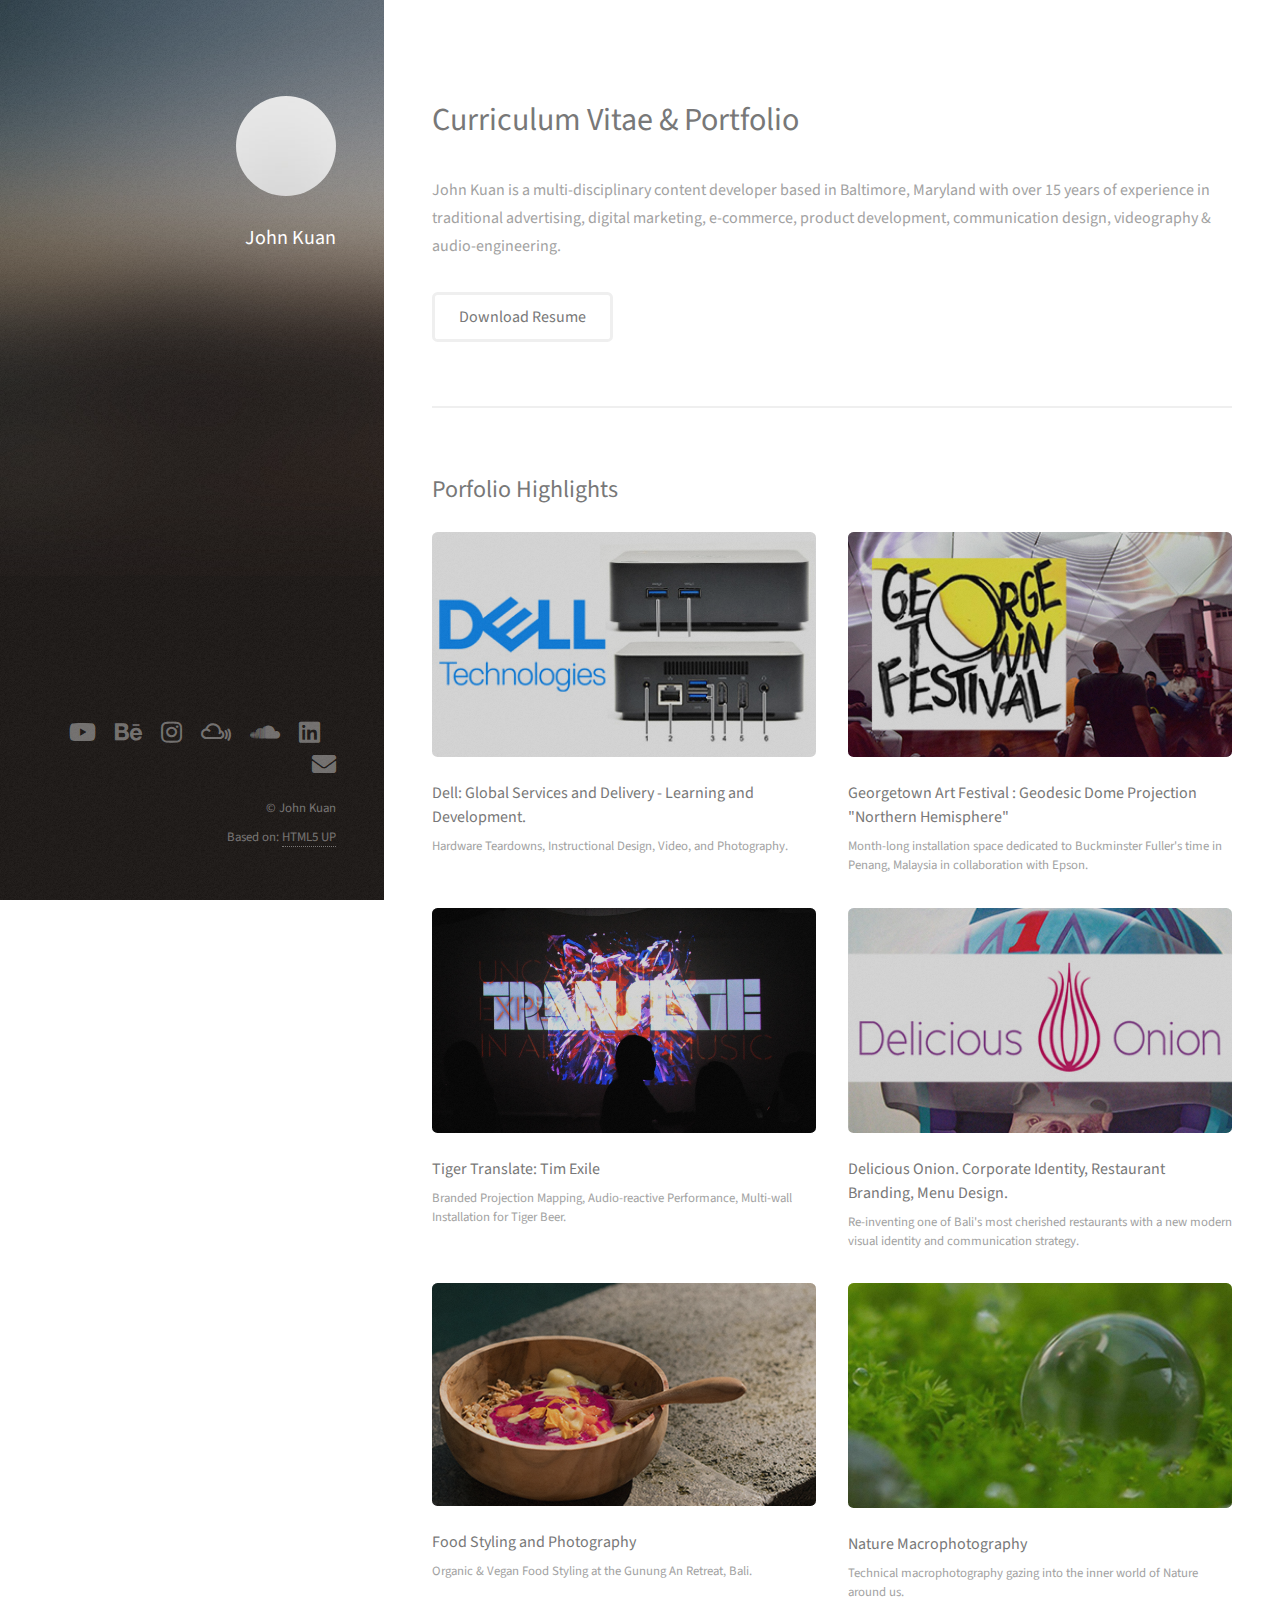
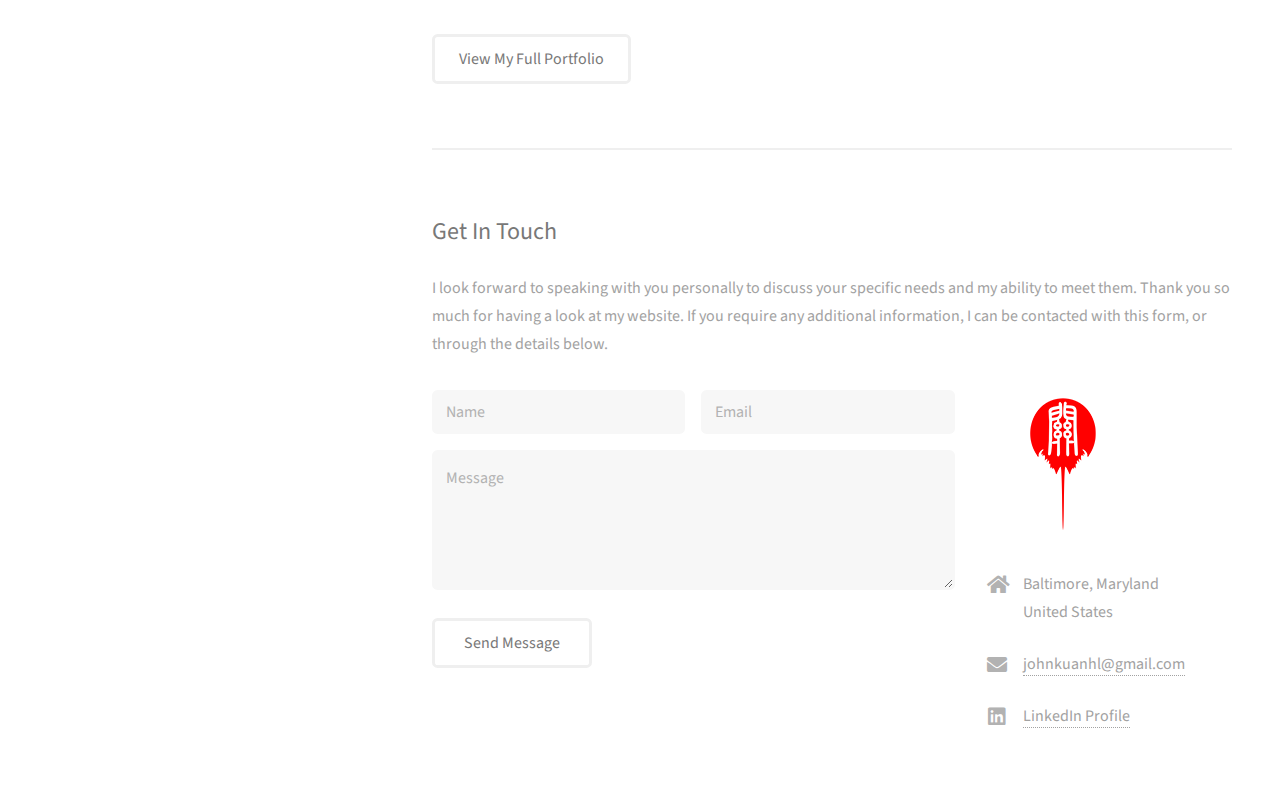
<file: index.html>
<!DOCTYPE HTML>
<!--
	Strata by HTML5 UP
	html5up.net | @ajlkn
	Free for personal and commercial use under the CCA 3.0 license (html5up.net/license)
-->
<html>
	<head>
		<title>John Kuan : CV & Portfolio</title>
		<meta charset="utf-8" />
		<meta name="viewport" content="width=device-width, initial-scale=1, user-scalable=no" />
		<link rel="stylesheet" href="assets/css/main.css" />
	</head>
	<body class="is-preload">

		<!-- Header -->
			<header id="header">
				<div class="inner">
					<a href="https://john-kuan.github.io" class="image avatar"><img src="images/avatar.jpg" alt="" /></a>
					<h1><strong>John Kuan</strong></h1>
				</div>
			</header>

		<!-- Main -->
			<div id="main">

				<!-- One -->
					<section id="one">
						<header class="major">
							<h2>Curriculum Vitae & Portfolio</h2>
						</header>
						<p>John Kuan is a multi-disciplinary content developer based in Baltimore, Maryland with over 15 years of experience in traditional advertising, digital marketing, e-commerce, product development, communication design, videography & audio-engineering.</p>
						<ul class="actions">
							<li><a href="johnkuan-resume2020.pdf" class="button">Download Resume</a></li>
						</ul>
					</section>

				<!-- Two -->
					<section id="two">
						<h2>Porfolio Highlights</h2>
						<div class="row">
							<article class="col-6 col-12-xsmall work-item">
								<a href="images/fulls/01.jpg" class="image fit thumb"><img src="images/thumbs/01.jpg" alt="" /></a>
								<h3>Dell: Global Services and Delivery - Learning and Development.</h3>
								<p>Hardware Teardowns, Instructional Design, Video, and Photography.</p>
							</article>
							<article class="col-6 col-12-xsmall work-item">
								<a href="images/fulls/02.jpg" class="image fit thumb"><img src="images/thumbs/02.jpg" alt="" /></a>
								<h3>Georgetown Art Festival : Geodesic Dome Projection "Northern Hemisphere"</h3>
								<p>Month-long installation space dedicated to Buckminster Fuller's time in Penang, Malaysia in collaboration with Epson.</p>
							</article>
							<article class="col-6 col-12-xsmall work-item">
								<a href="images/fulls/03.jpg" class="image fit thumb"><img src="images/thumbs/03.jpg" alt="" /></a>
								<h3>Tiger Translate: Tim Exile</h3>
								<p>Branded Projection Mapping, Audio-reactive Performance, Multi-wall Installation for Tiger Beer.</p>
							</article>
							<article class="col-6 col-12-xsmall work-item">
								<a href="images/fulls/04.jpg" class="image fit thumb"><img src="images/thumbs/04.jpg" alt="" /></a>
								<h3>Delicious Onion. Corporate Identity, Restaurant Branding, Menu Design.</h3>
								<p>Re-inventing one of Bali's most cherished restaurants with a new modern visual identity and communication strategy.</p>
							</article>
							<article class="col-6 col-12-xsmall work-item">
								<a href="images/fulls/05.jpg" class="image fit thumb"><img src="images/thumbs/05.jpg" alt="" /></a>
								<h3>Food Styling and Photography</h3>
								<p>Organic & Vegan Food Styling at the Gunung An Retreat, Bali.</p>
							</article>
							<article class="col-6 col-12-xsmall work-item">
								<a href="images/fulls/06.jpg" class="image fit thumb"><img src="images/thumbs/06.jpg" alt="" /></a>
								<h3>Nature Macrophotography</h3>
								<p>Technical macrophotography gazing into the inner world of Nature around us.</p>
							</article>
							
						</div>
						<ul class="actions">
							<li><a href="https://www.behance.net/johnkuanhlbe6f" class="button">View My Full Portfolio</a></li>
						</ul>
					</section>

				<!-- Three -->
					<section id="three">
						<h2>Get In Touch</h2>
						<p>I look forward to speaking with you personally to discuss your specific needs and my ability to meet them. Thank you so much for having a look at my website. If you require any additional information, I can be contacted with this form, or through the details below.</p>

						<div class="row">
							<div class="col-8 col-12-small">
								<form method="post" action="https://formspree.io/xrgyndnp">
									<div class="row gtr-uniform gtr-50">
										<div class="col-6 col-12-xsmall"><input type="text" name="name" id="name" placeholder="Name" /></div>
										<div class="col-6 col-12-xsmall"><input type="email" name="email" id="email" placeholder="Email" /></div>
										<div class="col-12"><textarea name="message" id="message" placeholder="Message" rows="4"></textarea></div>
									</div>
								<ul class="actions">
									<li><br><input type="submit" value="Send Message" /></form></li>
								</ul>
							</div>
							<div class="col-4 col-12-small">
								<ul class="labeled-icons">
									<li><a href="http://johnkuan.com" class="image avatar"><img src="images/johnkuan-2020logo.png" alt="John Kuan Personal Logo" /></a></li>

									<li>
										<h3 class="icon solid fa-home"><span class="label">Address</span></h3>
										Baltimore, Maryland<br />
										United States
									</li>
									<li>
									</li>
									<li>
										<h3 class="icon solid fa-envelope"><span class="label">Email</span></h3>
										<a href="mailto:johnkuanhl@gmail.com">johnkuanhl@gmail.com</a>
									</li>
									<li><h3 class="icon brands fa-linkedin"><span class="label">LinkedIn</span></h3>
																			<a href="https://www.linkedin.com/in/john-h-kuan/">LinkedIn Profile</a></li>
								</ul>
							</div>
						</div>
					</section>

				<!-- Four -->
				<!--
					<section id="four">
						<h2>Elements</h2>

						<section>
							<h4>Text</h4>
							<p>This is <b>bold</b> and this is <strong>strong</strong>. This is <i>italic</i> and this is <em>emphasized</em>.
							This is <sup>superscript</sup> text and this is <sub>subscript</sub> text.
							This is <u>underlined</u> and this is code: <code>for (;;) { ... }</code>. Finally, <a href="#">this is a link</a>.</p>
							<hr />
							<header>
								<h4>Heading with a Subtitle</h4>
								<p>Lorem ipsum dolor sit amet nullam id egestas urna aliquam</p>
							</header>
							<p>Nunc lacinia ante nunc ac lobortis. Interdum adipiscing gravida odio porttitor sem non mi integer non faucibus ornare mi ut ante amet placerat aliquet. Volutpat eu sed ante lacinia sapien lorem accumsan varius montes viverra nibh in adipiscing blandit tempus accumsan.</p>
							<header>
								<h5>Heading with a Subtitle</h5>
								<p>Lorem ipsum dolor sit amet nullam id egestas urna aliquam</p>
							</header>
							<p>Nunc lacinia ante nunc ac lobortis. Interdum adipiscing gravida odio porttitor sem non mi integer non faucibus ornare mi ut ante amet placerat aliquet. Volutpat eu sed ante lacinia sapien lorem accumsan varius montes viverra nibh in adipiscing blandit tempus accumsan.</p>
							<hr />
							<h2>Heading Level 2</h2>
							<h3>Heading Level 3</h3>
							<h4>Heading Level 4</h4>
							<h5>Heading Level 5</h5>
							<h6>Heading Level 6</h6>
							<hr />
							<h5>Blockquote</h5>
							<blockquote>Fringilla nisl. Donec accumsan interdum nisi, quis tincidunt felis sagittis eget tempus euismod. Vestibulum ante ipsum primis in faucibus vestibulum. Blandit adipiscing eu felis iaculis volutpat ac adipiscing accumsan faucibus. Vestibulum ante ipsum primis in faucibus lorem ipsum dolor sit amet nullam adipiscing eu felis.</blockquote>
							<h5>Preformatted</h5>
							<pre><code>i = 0;

while (!deck.isInOrder()) {
print 'Iteration ' + i;
deck.shuffle();
i++;
}

print 'It took ' + i + ' iterations to sort the deck.';</code></pre>
						</section>

						<section>
							<h4>Lists</h4>
							<div class="row">
								<div class="col-6 col-12-xsmall">
									<h5>Unordered</h5>
									<ul>
										<li>Dolor pulvinar etiam magna etiam.</li>
										<li>Sagittis adipiscing lorem eleifend.</li>
										<li>Felis enim feugiat dolore viverra.</li>
									</ul>
									<h5>Alternate</h5>
									<ul class="alt">
										<li>Dolor pulvinar etiam magna etiam.</li>
										<li>Sagittis adipiscing lorem eleifend.</li>
										<li>Felis enim feugiat dolore viverra.</li>
									</ul>
								</div>
								<div class="col-6 col-12-xsmall">
									<h5>Ordered</h5>
									<ol>
										<li>Dolor pulvinar etiam magna etiam.</li>
										<li>Etiam vel felis at lorem sed viverra.</li>
										<li>Felis enim feugiat dolore viverra.</li>
										<li>Dolor pulvinar etiam magna etiam.</li>
										<li>Etiam vel felis at lorem sed viverra.</li>
										<li>Felis enim feugiat dolore viverra.</li>
									</ol>
									<h5>Icons</h5>
									<ul class="icons">
										<li><a href="#" class="icon brands fa-twitter"><span class="label">Twitter</span></a></li>
										<li><a href="#" class="icon brands fa-facebook-f"><span class="label">Facebook</span></a></li>
										<li><a href="#" class="icon brands fa-instagram"><span class="label">Instagram</span></a></li>
										<li><a href="#" class="icon brands fa-github"><span class="label">Github</span></a></li>
										<li><a href="#" class="icon brands fa-dribbble"><span class="label">Dribbble</span></a></li>
										<li><a href="#" class="icon brands fa-tumblr"><span class="label">Tumblr</span></a></li>
									</ul>
								</div>
							</div>
							<h5>Actions</h5>
							<ul class="actions">
								<li><a href="#" class="button primary">Default</a></li>
								<li><a href="#" class="button">Default</a></li>
							</ul>
							<ul class="actions small">
								<li><a href="#" class="button primary small">Small</a></li>
								<li><a href="#" class="button small">Small</a></li>
							</ul>
							<div class="row">
								<div class="col-6 col-12-small">
									<ul class="actions stacked">
										<li><a href="#" class="button primary">Default</a></li>
										<li><a href="#" class="button">Default</a></li>
									</ul>
								</div>
								<div class="col-6 col-12-small">
									<ul class="actions stacked">
										<li><a href="#" class="button primary small">Small</a></li>
										<li><a href="#" class="button small">Small</a></li>
									</ul>
								</div>
								<div class="col-6 col-12-small">
									<ul class="actions stacked">
										<li><a href="#" class="button primary fit">Default</a></li>
										<li><a href="#" class="button fit">Default</a></li>
									</ul>
								</div>
								<div class="col-6 col-12-small">
									<ul class="actions stacked">
										<li><a href="#" class="button primary small fit">Small</a></li>
										<li><a href="#" class="button small fit">Small</a></li>
									</ul>
								</div>
							</div>
						</section>

						<section>
							<h4>Table</h4>
							<h5>Default</h5>
							<div class="table-wrapper">
								<table>
									<thead>
										<tr>
											<th>Name</th>
											<th>Description</th>
											<th>Price</th>
										</tr>
									</thead>
									<tbody>
										<tr>
											<td>Item One</td>
											<td>Ante turpis integer aliquet porttitor.</td>
											<td>29.99</td>
										</tr>
										<tr>
											<td>Item Two</td>
											<td>Vis ac commodo adipiscing arcu aliquet.</td>
											<td>19.99</td>
										</tr>
										<tr>
											<td>Item Three</td>
											<td> Morbi faucibus arcu accumsan lorem.</td>
											<td>29.99</td>
										</tr>
										<tr>
											<td>Item Four</td>
											<td>Vitae integer tempus condimentum.</td>
											<td>19.99</td>
										</tr>
										<tr>
											<td>Item Five</td>
											<td>Ante turpis integer aliquet porttitor.</td>
											<td>29.99</td>
										</tr>
									</tbody>
									<tfoot>
										<tr>
											<td colspan="2"></td>
											<td>100.00</td>
										</tr>
									</tfoot>
								</table>
							</div>

							<h5>Alternate</h5>
							<div class="table-wrapper">
								<table class="alt">
									<thead>
										<tr>
											<th>Name</th>
											<th>Description</th>
											<th>Price</th>
										</tr>
									</thead>
									<tbody>
										<tr>
											<td>Item One</td>
											<td>Ante turpis integer aliquet porttitor.</td>
											<td>29.99</td>
										</tr>
										<tr>
											<td>Item Two</td>
											<td>Vis ac commodo adipiscing arcu aliquet.</td>
											<td>19.99</td>
										</tr>
										<tr>
											<td>Item Three</td>
											<td> Morbi faucibus arcu accumsan lorem.</td>
											<td>29.99</td>
										</tr>
										<tr>
											<td>Item Four</td>
											<td>Vitae integer tempus condimentum.</td>
											<td>19.99</td>
										</tr>
										<tr>
											<td>Item Five</td>
											<td>Ante turpis integer aliquet porttitor.</td>
											<td>29.99</td>
										</tr>
									</tbody>
									<tfoot>
										<tr>
											<td colspan="2"></td>
											<td>100.00</td>
										</tr>
									</tfoot>
								</table>
							</div>
						</section>

						<section>
							<h4>Buttons</h4>
							<ul class="actions">
								<li><a href="#" class="button primary">Primary</a></li>
								<li><a href="#" class="button">Default</a></li>
							</ul>
							<ul class="actions">
								<li><a href="#" class="button large">Large</a></li>
								<li><a href="#" class="button">Default</a></li>
								<li><a href="#" class="button small">Small</a></li>
							</ul>
							<ul class="actions fit">
								<li><a href="#" class="button primary fit">Fit</a></li>
								<li><a href="#" class="button fit">Fit</a></li>
							</ul>
							<ul class="actions fit small">
								<li><a href="#" class="button primary fit small">Fit + Small</a></li>
								<li><a href="#" class="button fit small">Fit + Small</a></li>
							</ul>
							<ul class="actions">
								<li><a href="#" class="button primary icon solid fa-download">Icon</a></li>
								<li><a href="#" class="button icon solid fa-download">Icon</a></li>
							</ul>
							<ul class="actions">
								<li><span class="button primary disabled">Primary</span></li>
								<li><span class="button disabled">Default</span></li>
							</ul>
						</section>

						<section>
							<h4>Form</h4>
							<form method="post" action="#">
								<div class="row gtr-uniform gtr-50">
									<div class="col-6 col-12-xsmall">
										<input type="text" name="demo-name" id="demo-name" value="" placeholder="Name" />
									</div>
									<div class="col-6 col-12-xsmall">
										<input type="email" name="demo-email" id="demo-email" value="" placeholder="Email" />
									</div>
									<div class="col-12">
										<select name="demo-category" id="demo-category">
											<option value="">- Category -</option>
											<option value="1">Manufacturing</option>
											<option value="1">Shipping</option>
											<option value="1">Administration</option>
											<option value="1">Human Resources</option>
										</select>
									</div>
									<div class="col-4 col-12-small">
										<input type="radio" id="demo-priority-low" name="demo-priority" checked>
										<label for="demo-priority-low">Low Priority</label>
									</div>
									<div class="col-4 col-12-small">
										<input type="radio" id="demo-priority-normal" name="demo-priority">
										<label for="demo-priority-normal">Normal Priority</label>
									</div>
									<div class="col-4 col-12-small">
										<input type="radio" id="demo-priority-high" name="demo-priority">
										<label for="demo-priority-high">High Priority</label>
									</div>
									<div class="col-6 col-12-small">
										<input type="checkbox" id="demo-copy" name="demo-copy">
										<label for="demo-copy">Email me a copy of this message</label>
									</div>
									<div class="col-6 col-12-small">
										<input type="checkbox" id="demo-human" name="demo-human" checked>
										<label for="demo-human">I am a human and not a robot</label>
									</div>
									<div class="col-12">
										<textarea name="demo-message" id="demo-message" placeholder="Enter your message" rows="6"></textarea>
									</div>
									<div class="col-12">
										<ul class="actions">
											<li><input type="submit" value="Send Message" class="primary" /></li>
											<li><input type="reset" value="Reset" /></li>
										</ul>
									</div>
								</div>
							</form>
						</section>

						<section>
							<h4>Image</h4>
							<h5>Fit</h5>
							<div class="box alt">
								<div class="row gtr-50 gtr-uniform">
									<div class="col-12"><span class="image fit"><img src="images/fulls/05.jpg" alt="" /></span></div>
									<div class="col-4"><span class="image fit"><img src="images/thumbs/01.jpg" alt="" /></span></div>
									<div class="col-4"><span class="image fit"><img src="images/thumbs/02.jpg" alt="" /></span></div>
									<div class="col-4"><span class="image fit"><img src="images/thumbs/03.jpg" alt="" /></span></div>
									<div class="col-4"><span class="image fit"><img src="images/thumbs/04.jpg" alt="" /></span></div>
									<div class="col-4"><span class="image fit"><img src="images/thumbs/05.jpg" alt="" /></span></div>
									<div class="col-4"><span class="image fit"><img src="images/thumbs/06.jpg" alt="" /></span></div>
									<div class="col-4"><span class="image fit"><img src="images/thumbs/03.jpg" alt="" /></span></div>
									<div class="col-4"><span class="image fit"><img src="images/thumbs/02.jpg" alt="" /></span></div>
									<div class="col-4"><span class="image fit"><img src="images/thumbs/01.jpg" alt="" /></span></div>
								</div>
							</div>
							<h5>Left &amp; Right</h5>
							<p><span class="image left"><img src="images/avatar.jpg" alt="" /></span>Fringilla nisl. Donec accumsan interdum nisi, quis tincidunt felis sagittis eget. tempus euismod. Vestibulum ante ipsum primis in faucibus vestibulum. Blandit adipiscing eu felis iaculis volutpat ac adipiscing accumsan eu faucibus. Integer ac pellentesque praesent tincidunt felis sagittis eget. tempus euismod. Vestibulum ante ipsum primis in faucibus vestibulum. Blandit adipiscing eu felis iaculis volutpat ac adipiscing accumsan eu faucibus. Integer ac pellentesque praesent. Donec accumsan interdum nisi, quis tincidunt felis sagittis eget. tempus euismod. Vestibulum ante ipsum primis in faucibus vestibulum. Blandit adipiscing eu felis iaculis volutpat ac adipiscing accumsan eu faucibus. Integer ac pellentesque praesent tincidunt felis sagittis eget. tempus euismod. Vestibulum ante ipsum primis in faucibus vestibulum. Blandit adipiscing eu felis iaculis volutpat ac adipiscing accumsan eu faucibus. Integer ac pellentesque praesent.</p>
							<p><span class="image right"><img src="images/avatar.jpg" alt="" /></span>Fringilla nisl. Donec accumsan interdum nisi, quis tincidunt felis sagittis eget. tempus euismod. Vestibulum ante ipsum primis in faucibus vestibulum. Blandit adipiscing eu felis iaculis volutpat ac adipiscing accumsan eu faucibus. Integer ac pellentesque praesent tincidunt felis sagittis eget. tempus euismod. Vestibulum ante ipsum primis in faucibus vestibulum. Blandit adipiscing eu felis iaculis volutpat ac adipiscing accumsan eu faucibus. Integer ac pellentesque praesent. Donec accumsan interdum nisi, quis tincidunt felis sagittis eget. tempus euismod. Vestibulum ante ipsum primis in faucibus vestibulum. Blandit adipiscing eu felis iaculis volutpat ac adipiscing accumsan eu faucibus. Integer ac pellentesque praesent tincidunt felis sagittis eget. tempus euismod. Vestibulum ante ipsum primis in faucibus vestibulum. Blandit adipiscing eu felis iaculis volutpat ac adipiscing accumsan eu faucibus. Integer ac pellentesque praesent.</p>
						</section>

					</section>
				-->

			</div>

		<!-- Footer -->
			<footer id="footer">
				<div class="inner">
					<ul class="icons">
						<li><a href="https://www.youtube.com/user/1fracturedpsyche/" class="icon brands fa-youtube"><span class="label">Twitter</span></a></li>
						<li><a href="https://www.behance.net/johnkuanhlbe6f" class="icon brands fa-behance"><span class="label">Behance</span></a></li>
						<li><a href="https://www.instagram.com/johnkuan/" class="icon brands fa-instagram"><span class="label">Instagram</span></a></li>
						<li><a href="https://www.mixcloud.com/johnkuan/" class="icon brands fa-mixcloud"><span class="label">Mixcloud</span></a></li>
						<li><a href="https://soundcloud.com/johnkuan" class="icon brands fa-soundcloud"><span class="label">SoundCloud</span></a></li>
						<li><a href="https://www.linkedin.com/in/john-h-kuan/" class="icon brands fa-linkedin"><span class="label">LinkedIn</span></a></li>
						<li><a href="mailto:johnkuanhl@gmail.com" class="icon solid fa-envelope"><span class="label">Email</span></a></li>
					</ul>

					<ul class="copyright">
						<li>&copy; John Kuan</li><li>Based on: <a href="http://html5up.net">HTML5 UP</a></li>
					</ul>
				</div>
			</footer>

		<!-- Scripts -->
			<script src="assets/js/jquery.min.js"></script>
			<script src="assets/js/jquery.poptrox.min.js"></script>
			<script src="assets/js/browser.min.js"></script>
			<script src="assets/js/breakpoints.min.js"></script>
			<script src="assets/js/util.js"></script>
			<script src="assets/js/main.js"></script>

	</body>
</html>
</file>
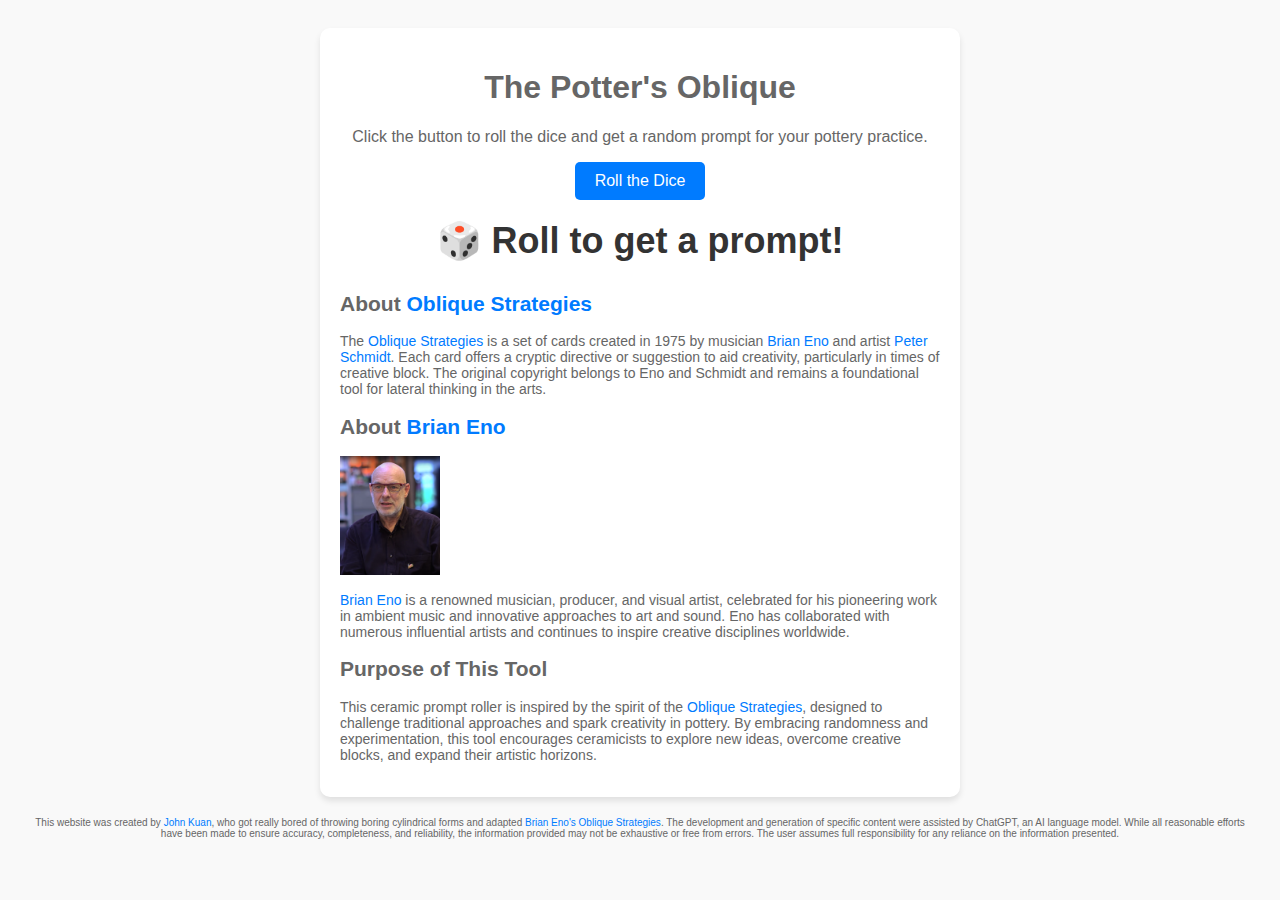
<file: os-ceramics.html>
<!DOCTYPE html>
<html lang="en">
<head>
    <meta charset="UTF-8">
    <meta name="viewport" content="width=device-width, initial-scale=1.0">
    <title>The Potter's Oblique</title>
    <style>
        :root {
            --primary-color: #007BFF;
            --primary-color-hover: #0056b3;
            --background-color: #f9f9f9;
            --text-color: #333;
            --secondary-text-color: #666;
        }

        body {
            font-family: Arial, sans-serif;
            text-align: center;
            padding: 20px;
            background-color: var(--background-color);
            color: var(--text-color);
        }
        .container {
            max-width: 600px;
            margin: auto;
            padding: 20px;
            background: white;
            border-radius: 10px;
            box-shadow: 0 4px 6px rgba(0, 0, 0, 0.1);
        }
        button {
            padding: 10px 20px;
            font-size: 16px;
            color: white;
            background-color: var(--primary-color);
            border: none;
            border-radius: 5px;
            cursor: pointer;
        }
        button:hover {
            background-color: var(--primary-color-hover);
        }
        .prompt {
            margin-top: 20px;
            font-size: 36px;
            font-weight: bold;
            color: var(--text-color);
        }
        .info {
            margin-top: 30px;
            font-size: 14px;
            color: var(--secondary-text-color);
            text-align: left;
        }
        h1, h2, p {
            color: var(--secondary-text-color);
        }
        .footer {
            font-size: 10px;
            color: #666;
            margin-top: 20px;
            text-align: center;
        }
        a {
            color: #007BFF;
            text-decoration: none;
        }
        a:hover {
            text-decoration: underline;
        }
    </style>
</head>
<body>
    <main>
        <div class="container">
            <h1>The Potter's Oblique</h1>
            <p>Click the button to roll the dice and get a random prompt for your pottery practice.</p>
            <button onclick="rollPrompt()">Roll the Dice</button>
            <div class="prompt" id="prompt">🎲 Roll to get a prompt!</div>
            <div class="info">
                <h2>About <a href="https://en.wikipedia.org/wiki/Oblique_Strategies" target="_blank" rel="noopener noreferrer">Oblique Strategies</a></h2>
                <p>The <a href="https://en.wikipedia.org/wiki/Oblique_Strategies" target="_blank" rel="noopener noreferrer">Oblique Strategies</a> is a set of cards created in 1975 by musician <a href="https://en.wikipedia.org/wiki/Brian_Eno" target="_blank" rel="noopener noreferrer">Brian Eno</a> and artist <a href="https://en.wikipedia.org/wiki/Peter_Schmidt_(artist)" target="_blank" rel="noopener noreferrer">Peter Schmidt</a>. Each card offers a cryptic directive or suggestion to aid creativity, particularly in times of creative block. The original copyright belongs to Eno and Schmidt and remains a foundational tool for lateral thinking in the arts.</p>
                <h2>About <a href="https://en.wikipedia.org/wiki/Brian_Eno" target="_blank" rel="noopener noreferrer">Brian Eno</a></h2>
<p><a href="https://en.wikipedia.org/wiki/Brian_Eno" target="_blank" rel="noopener noreferrer">
    <img src="https://john-kuan.github.io/Brian_Eno_2015.png" alt="Brian Eno" width="100" /></a></p>
                <p><a href="https://en.wikipedia.org/wiki/Brian_Eno" target="_blank" rel="noopener noreferrer">Brian Eno</a> is a renowned musician, producer, and visual artist, celebrated for his pioneering work in ambient music and innovative approaches to art and sound. Eno has collaborated with numerous influential artists and continues to inspire creative disciplines worldwide.</p>
                <h2>Purpose of This Tool</h2>
                <p>This ceramic prompt roller is inspired by the spirit of the <a href="https://en.wikipedia.org/wiki/Oblique_Strategies" target="_blank" rel="noopener noreferrer">Oblique Strategies</a>, designed to challenge traditional approaches and spark creativity in pottery. By embracing randomness and experimentation, this tool encourages ceramicists to explore new ideas, overcome creative blocks, and expand their artistic horizons.</p>
            </div>
        </div>
    </main>
    <div class="footer">
        This website was created by <a href="https://www.instagram.com/johnkuan" target="_blank" rel="noopener noreferrer">John Kuan</a>, who got really bored of throwing boring cylindrical forms and adapted <a href="https://en.wikipedia.org/wiki/Brian_Eno" target="_blank" rel="noopener noreferrer">Brian Eno's</a> <a href="https://en.wikipedia.org/wiki/Oblique_Strategies" target="_blank" rel="noopener noreferrer">Oblique Strategies</a>. The development and generation of specific content were assisted by ChatGPT, an AI language model. While all reasonable efforts have been made to ensure accuracy, completeness, and reliability, the information provided may not be exhaustive or free from errors. The user assumes full responsibility for any reliance on the information presented.
    </div>

    <script>
        const prompts = [
            "Center off-center.",
            "Throw as fast as you can.",
            "Make it taller than feels stable.",
            "Use a tool you've never used before.",
            "Let gravity decide.",
            "Double the weight of the clay.",
            "Finish without touching the wheel.",
            "Embrace the wobble.",
            "Pierce it excessively.",
            "Distort a perfect shape.",
            "Stack thrown forms unexpectedly.",
            "Cut it in half and rearrange.",
            "Make it unrecognizable.",
            "Add more handles than it needs.",
            "Expose the layers.",
            "Texture every surface.",
            "Throw with your non-dominant hand.",
            "Create a shape that feels awkward.",
            "Start with a shape you dislike.",
            "Push the clay beyond its limits.",
            "Work entirely in reverse.",
            "Sculpt from thrown remnants.",
            "Combine two unrelated techniques.",
            "Leave visible fingerprints.",
            "Celebrate imperfections.",
            "Make it deliberately asymmetrical.",
            "Turn it upside down.",
            "Add holes where they don’t belong.",
            "Exaggerate one element (lip, foot, handle).",
            "Expand until collapse.",
            "Carve something delicate into something robust.",
            "Introduce randomness into the process.",
            "Use slip in an uncontrolled way.",
            "Make the base the focal point.",
            "Create a surface that looks fragile.",
            "Imitate a non-ceramic material.",
            "Break it and reassemble.",
            "Expose the inner structure.",
            "Chase the imperfections.",
            "Add something from nature.",
            "Stretch until it tears.",
            "Make it hollow in unexpected ways.",
            "Throw blindfolded.",
            "Incorporate another artist’s influence.",
            "Flatten a form and reshape it.",
            "Turn the surface into a story.",
            "Add too much glaze intentionally.",
            "Build multiple pieces that depend on each other.",
            "Create something that feels heavy but isn’t.",
            "Make the clay do what it resists.",
            "Decorate with something unconventional.",
            "Focus on one repeated mark.",
            "Work until you feel you’ve overdone it.",
            "Combine hard edges with softness.",
            "Create a form that could nest.",
            "Imagine it underwater.",
            "Throw with unevenly prepared clay.",
            "Let something dry halfway and alter it.",
            "Turn a cylinder into a curve.",
            "Make a shape inspired by music.",
            "Erase all symmetry.",
            "Treat the surface as a canvas.",
            "Leave one area raw.",
            "Add unexpected weight.",
            "Stop halfway and consider it finished.",
            "Play with translucency.",
            "Create something with motion in mind.",
            "Work against the wheel's rotation.",
            "Add elements that seem excessive.",
            "Make a surface that's uncomfortable to touch.",
            "Focus entirely on the rim.",
            "Forget functionality.",
            "Imitate a broken artifact.",
            "Create a piece for a fictional character.",
            "Use repetition to an extreme.",
            "Introduce balance that seems impossible.",
            "Make it interact with light.",
            "Imagine its sound if tapped.",
            "Carve deeply and inconsistently.",
            "Embrace thickness.",
            "Think in sharp angles.",
            "Make it feel alive.",
            "Interrupt smoothness with harsh marks.",
            "Imagine it being held by a giant.",
            "Add a feature that’s purely playful.",
            "Work as small as possible.",
            "Emphasize the negative space.",
            "Let the clay collapse deliberately.",
            "Turn a thrown object into a slab project.",
            "Imitate something edible.",
            "Let one part dominate the whole.",
            "Challenge the idea of balance.",
            "Treat glazing as part of the form.",
            "Allow a section to remain unfinished.",
            "Use more clay than necessary.",
            "Explore the idea of layers.",
            "Imagine it fitting into a specific place.",
            "Incorporate randomness in decoration.",
            "Let water be your collaborator.",
            "Imagine the piece in ruins."
        ];

        function rollPrompt() {
            const randomIndex = Math.floor(Math.random() * prompts.length);
            document.getElementById('prompt').textContent = prompts[randomIndex];
        }
    </script>
</body>
</html>
</file>
<file: assets/css/main.css>
@import url("fontawesome-all.min.css");
@import url("https://fonts.googleapis.com/css?family=Source+Sans+Pro:400,400italic");

/*
	Strata by HTML5 UP
	html5up.net | @ajlkn
	Free for personal and commercial use under the CCA 3.0 license (html5up.net/license)
*/

html, body, div, span, applet, object,
iframe, h1, h2, h3, h4, h5, h6, p, blockquote,
pre, a, abbr, acronym, address, big, cite,
code, del, dfn, em, img, ins, kbd, q, s, samp,
small, strike, strong, sub, sup, tt, var, b,
u, i, center, dl, dt, dd, ol, ul, li, fieldset,
form, label, legend, table, caption, tbody,
tfoot, thead, tr, th, td, article, aside,
canvas, details, embed, figure, figcaption,
footer, header, hgroup, menu, nav, output, ruby,
section, summary, time, mark, audio, video {
	margin: 0;
	padding: 0;
	border: 0;
	font-size: 100%;
	font: inherit;
	vertical-align: baseline;}

article, aside, details, figcaption, figure,
footer, header, hgroup, menu, nav, section {
	display: block;}

body {
	line-height: 1;
}

ol, ul {
	list-style: none;
}

blockquote, q {
	quotes: none;
}

	blockquote:before, blockquote:after, q:before, q:after {
		content: '';
		content: none;
	}

table {
	border-collapse: collapse;
	border-spacing: 0;
}

body {
	-webkit-text-size-adjust: none;
}

mark {
	background-color: transparent;
	color: inherit;
}

input::-moz-focus-inner {
	border: 0;
	padding: 0;
}

input, select, textarea {
	-moz-appearance: none;
	-webkit-appearance: none;
	-ms-appearance: none;
	appearance: none;
}

/* Basic */

	html {
		box-sizing: border-box;
	}

	*, *:before, *:after {
		box-sizing: inherit;
	}

	body {
		background: #fff;
	}

		body.is-preload *, body.is-preload *:before, body.is-preload *:after {
			-moz-animation: none !important;
			-webkit-animation: none !important;
			-ms-animation: none !important;
			animation: none !important;
			-moz-transition: none !important;
			-webkit-transition: none !important;
			-ms-transition: none !important;
			transition: none !important;
		}

	body, input, select, textarea {
		color: #a2a2a2;
		font-family: "Source Sans Pro", Helvetica, sans-serif;
		font-size: 16pt;
		font-weight: 400;
		line-height: 1.75em;
	}

	a {
		-moz-transition: color 0.2s ease-in-out, border-color 0.2s ease-in-out;
		-webkit-transition: color 0.2s ease-in-out, border-color 0.2s ease-in-out;
		-ms-transition: color 0.2s ease-in-out, border-color 0.2s ease-in-out;
		transition: color 0.2s ease-in-out, border-color 0.2s ease-in-out;
		border-bottom: dotted 1px;
		color: #49bf9d;
		text-decoration: none;
	}

		a:hover {
			border-bottom-color: transparent;
			color: #49bf9d !important;
			text-decoration: none;
		}

	strong, b {
		color: #787878;
		font-weight: 400;
	}

	em, i {
		font-style: italic;
	}

	p {
		margin: 0 0 2em 0;
	}

	h1, h2, h3, h4, h5, h6 {
		color: #787878;
		font-weight: 400;
		line-height: 1em;
		margin: 0 0 1em 0;
	}

		h1 a, h2 a, h3 a, h4 a, h5 a, h6 a {
			color: inherit;
			text-decoration: none;
		}

	h1 {
		font-size: 2em;
		line-height: 1.5em;
	}

	h2 {
		font-size: 1.5em;
		line-height: 1.5em;
	}

	h3 {
		font-size: 1.25em;
		line-height: 1.5em;
	}

	h4 {
		font-size: 1.1em;
		line-height: 1.5em;
	}

	h5 {
		font-size: 0.9em;
		line-height: 1.5em;
	}

	h6 {
		font-size: 0.7em;
		line-height: 1.5em;
	}

	sub {
		font-size: 0.8em;
		position: relative;
		top: 0.5em;
	}

	sup {
		font-size: 0.8em;
		position: relative;
		top: -0.5em;
	}

	hr {
		border: 0;
		border-bottom: solid 2px #efefef;
		margin: 2em 0;
	}

		hr.major {
			margin: 3em 0;
		}

	blockquote {
		border-left: solid 6px #efefef;
		font-style: italic;
		margin: 0 0 2em 0;
		padding: 0.5em 0 0.5em 1.5em;
	}

	code {
		background: #f7f7f7;
		border-radius: 0.35em;
		border: solid 2px #efefef;
		font-family: "Courier New", monospace;
		font-size: 0.9em;
		margin: 0 0.25em;
		padding: 0.25em 0.65em;
	}

	pre {
		-webkit-overflow-scrolling: touch;
		font-family: "Courier New", monospace;
		font-size: 0.9em;
		margin: 0 0 2em 0;
	}

		pre code {
			display: block;
			line-height: 1.75em;
			padding: 1em 1.5em;
			overflow-x: auto;
		}

	.align-left {
		text-align: left;
	}

	.align-center {
		text-align: center;
	}

	.align-right {
		text-align: right;
	}

/* Container */

	.container {
		margin: 0 auto;
		max-width: calc(100% - 4em);
		width: 100%;
	}

		.container.xsmall {
			width: 25%;
		}

		.container.small {
			width: 50%;
		}

		.container.medium {
			width: 75%;
		}

		.container.large {
			width: 125%;
		}

		.container.xlarge {
			width: 150%;
		}

		.container.max {
			width: 100%;
		}

		@media screen and (max-width: 980px) {

			.container {
				width: 100% !important;
				max-width: 100% !important;
			}

		}

		@media screen and (max-width: 480px) {

			.container {
				max-width: calc(100% - 3em);
			}

		}

/* Row */

	.row {
		display: flex;
		flex-wrap: wrap;
		box-sizing: border-box;
		align-items: stretch;
	}

		.row > * {
			box-sizing: border-box;
		}

		.row.gtr-uniform > * > :last-child {
			margin-bottom: 0;
		}

		.row.aln-left {
			justify-content: flex-start;
		}

		.row.aln-center {
			justify-content: center;
		}

		.row.aln-right {
			justify-content: flex-end;
		}

		.row.aln-top {
			align-items: flex-start;
		}

		.row.aln-middle {
			align-items: center;
		}

		.row.aln-bottom {
			align-items: flex-end;
		}

		.row > .imp {
			order: -1;
		}

		.row > .col-1 {
			width: 8.33333%;
		}

		.row > .off-1 {
			margin-left: 8.33333%;
		}

		.row > .col-2 {
			width: 16.66667%;
		}

		.row > .off-2 {
			margin-left: 16.66667%;
		}

		.row > .col-3 {
			width: 25%;
		}

		.row > .off-3 {
			margin-left: 25%;
		}

		.row > .col-4 {
			width: 33.33333%;
		}

		.row > .off-4 {
			margin-left: 33.33333%;
		}

		.row > .col-5 {
			width: 41.66667%;
		}

		.row > .off-5 {
			margin-left: 41.66667%;
		}

		.row > .col-6 {
			width: 50%;
		}

		.row > .off-6 {
			margin-left: 50%;
		}

		.row > .col-7 {
			width: 58.33333%;
		}

		.row > .off-7 {
			margin-left: 58.33333%;
		}

		.row > .col-8 {
			width: 66.66667%;
		}

		.row > .off-8 {
			margin-left: 66.66667%;
		}

		.row > .col-9 {
			width: 75%;
		}

		.row > .off-9 {
			margin-left: 75%;
		}

		.row > .col-10 {
			width: 83.33333%;
		}

		.row > .off-10 {
			margin-left: 83.33333%;
		}

		.row > .col-11 {
			width: 91.66667%;
		}

		.row > .off-11 {
			margin-left: 91.66667%;
		}

		.row > .col-12 {
			width: 100%;
		}

		.row > .off-12 {
			margin-left: 100%;
		}

		.row.gtr-0 {
			margin-top: 0;
			margin-left: 0em;
		}

			.row.gtr-0 > * {
				padding: 0 0 0 0em;
			}

			.row.gtr-0.gtr-uniform {
				margin-top: 0em;
			}

				.row.gtr-0.gtr-uniform > * {
					padding-top: 0em;
				}

		.row.gtr-25 {
			margin-top: 0;
			margin-left: -0.625em;
		}

			.row.gtr-25 > * {
				padding: 0 0 0 0.625em;
			}

			.row.gtr-25.gtr-uniform {
				margin-top: -0.625em;
			}

				.row.gtr-25.gtr-uniform > * {
					padding-top: 0.625em;
				}

		.row.gtr-50 {
			margin-top: 0;
			margin-left: -1.25em;
		}

			.row.gtr-50 > * {
				padding: 0 0 0 1.25em;
			}

			.row.gtr-50.gtr-uniform {
				margin-top: -1.25em;
			}

				.row.gtr-50.gtr-uniform > * {
					padding-top: 1.25em;
				}

		.row {
			margin-top: 0;
			margin-left: -2.5em;
		}

			.row > * {
				padding: 0 0 0 2.5em;
			}

			.row.gtr-uniform {
				margin-top: -2.5em;
			}

				.row.gtr-uniform > * {
					padding-top: 2.5em;
				}

		.row.gtr-150 {
			margin-top: 0;
			margin-left: -3.75em;
		}

			.row.gtr-150 > * {
				padding: 0 0 0 3.75em;
			}

			.row.gtr-150.gtr-uniform {
				margin-top: -3.75em;
			}

				.row.gtr-150.gtr-uniform > * {
					padding-top: 3.75em;
				}

		.row.gtr-200 {
			margin-top: 0;
			margin-left: -5em;
		}

			.row.gtr-200 > * {
				padding: 0 0 0 5em;
			}

			.row.gtr-200.gtr-uniform {
				margin-top: -5em;
			}

				.row.gtr-200.gtr-uniform > * {
					padding-top: 5em;
				}

		@media screen and (max-width: 1800px) {

			.row {
				display: flex;
				flex-wrap: wrap;
				box-sizing: border-box;
				align-items: stretch;
			}

				.row > * {
					box-sizing: border-box;
				}

				.row.gtr-uniform > * > :last-child {
					margin-bottom: 0;
				}

				.row.aln-left {
					justify-content: flex-start;
				}

				.row.aln-center {
					justify-content: center;
				}

				.row.aln-right {
					justify-content: flex-end;
				}

				.row.aln-top {
					align-items: flex-start;
				}

				.row.aln-middle {
					align-items: center;
				}

				.row.aln-bottom {
					align-items: flex-end;
				}

				.row > .imp-xlarge {
					order: -1;
				}

				.row > .col-1-xlarge {
					width: 8.33333%;
				}

				.row > .off-1-xlarge {
					margin-left: 8.33333%;
				}

				.row > .col-2-xlarge {
					width: 16.66667%;
				}

				.row > .off-2-xlarge {
					margin-left: 16.66667%;
				}

				.row > .col-3-xlarge {
					width: 25%;
				}

				.row > .off-3-xlarge {
					margin-left: 25%;
				}

				.row > .col-4-xlarge {
					width: 33.33333%;
				}

				.row > .off-4-xlarge {
					margin-left: 33.33333%;
				}

				.row > .col-5-xlarge {
					width: 41.66667%;
				}

				.row > .off-5-xlarge {
					margin-left: 41.66667%;
				}

				.row > .col-6-xlarge {
					width: 50%;
				}

				.row > .off-6-xlarge {
					margin-left: 50%;
				}

				.row > .col-7-xlarge {
					width: 58.33333%;
				}

				.row > .off-7-xlarge {
					margin-left: 58.33333%;
				}

				.row > .col-8-xlarge {
					width: 66.66667%;
				}

				.row > .off-8-xlarge {
					margin-left: 66.66667%;
				}

				.row > .col-9-xlarge {
					width: 75%;
				}

				.row > .off-9-xlarge {
					margin-left: 75%;
				}

				.row > .col-10-xlarge {
					width: 83.33333%;
				}

				.row > .off-10-xlarge {
					margin-left: 83.33333%;
				}

				.row > .col-11-xlarge {
					width: 91.66667%;
				}

				.row > .off-11-xlarge {
					margin-left: 91.66667%;
				}

				.row > .col-12-xlarge {
					width: 100%;
				}

				.row > .off-12-xlarge {
					margin-left: 100%;
				}

				.row.gtr-0 {
					margin-top: 0;
					margin-left: 0em;
				}

					.row.gtr-0 > * {
						padding: 0 0 0 0em;
					}

					.row.gtr-0.gtr-uniform {
						margin-top: 0em;
					}

						.row.gtr-0.gtr-uniform > * {
							padding-top: 0em;
						}

				.row.gtr-25 {
					margin-top: 0;
					margin-left: -0.625em;
				}

					.row.gtr-25 > * {
						padding: 0 0 0 0.625em;
					}

					.row.gtr-25.gtr-uniform {
						margin-top: -0.625em;
					}

						.row.gtr-25.gtr-uniform > * {
							padding-top: 0.625em;
						}

				.row.gtr-50 {
					margin-top: 0;
					margin-left: -1.25em;
				}

					.row.gtr-50 > * {
						padding: 0 0 0 1.25em;
					}

					.row.gtr-50.gtr-uniform {
						margin-top: -1.25em;
					}

						.row.gtr-50.gtr-uniform > * {
							padding-top: 1.25em;
						}

				.row {
					margin-top: 0;
					margin-left: -2.5em;
				}

					.row > * {
						padding: 0 0 0 2.5em;
					}

					.row.gtr-uniform {
						margin-top: -2.5em;
					}

						.row.gtr-uniform > * {
							padding-top: 2.5em;
						}

				.row.gtr-150 {
					margin-top: 0;
					margin-left: -3.75em;
				}

					.row.gtr-150 > * {
						padding: 0 0 0 3.75em;
					}

					.row.gtr-150.gtr-uniform {
						margin-top: -3.75em;
					}

						.row.gtr-150.gtr-uniform > * {
							padding-top: 3.75em;
						}

				.row.gtr-200 {
					margin-top: 0;
					margin-left: -5em;
				}

					.row.gtr-200 > * {
						padding: 0 0 0 5em;
					}

					.row.gtr-200.gtr-uniform {
						margin-top: -5em;
					}

						.row.gtr-200.gtr-uniform > * {
							padding-top: 5em;
						}

		}

		@media screen and (max-width: 1280px) {

			.row {
				display: flex;
				flex-wrap: wrap;
				box-sizing: border-box;
				align-items: stretch;
			}

				.row > * {
					box-sizing: border-box;
				}

				.row.gtr-uniform > * > :last-child {
					margin-bottom: 0;
				}

				.row.aln-left {
					justify-content: flex-start;
				}

				.row.aln-center {
					justify-content: center;
				}

				.row.aln-right {
					justify-content: flex-end;
				}

				.row.aln-top {
					align-items: flex-start;
				}

				.row.aln-middle {
					align-items: center;
				}

				.row.aln-bottom {
					align-items: flex-end;
				}

				.row > .imp-large {
					order: -1;
				}

				.row > .col-1-large {
					width: 8.33333%;
				}

				.row > .off-1-large {
					margin-left: 8.33333%;
				}

				.row > .col-2-large {
					width: 16.66667%;
				}

				.row > .off-2-large {
					margin-left: 16.66667%;
				}

				.row > .col-3-large {
					width: 25%;
				}

				.row > .off-3-large {
					margin-left: 25%;
				}

				.row > .col-4-large {
					width: 33.33333%;
				}

				.row > .off-4-large {
					margin-left: 33.33333%;
				}

				.row > .col-5-large {
					width: 41.66667%;
				}

				.row > .off-5-large {
					margin-left: 41.66667%;
				}

				.row > .col-6-large {
					width: 50%;
				}

				.row > .off-6-large {
					margin-left: 50%;
				}

				.row > .col-7-large {
					width: 58.33333%;
				}

				.row > .off-7-large {
					margin-left: 58.33333%;
				}

				.row > .col-8-large {
					width: 66.66667%;
				}

				.row > .off-8-large {
					margin-left: 66.66667%;
				}

				.row > .col-9-large {
					width: 75%;
				}

				.row > .off-9-large {
					margin-left: 75%;
				}

				.row > .col-10-large {
					width: 83.33333%;
				}

				.row > .off-10-large {
					margin-left: 83.33333%;
				}

				.row > .col-11-large {
					width: 91.66667%;
				}

				.row > .off-11-large {
					margin-left: 91.66667%;
				}

				.row > .col-12-large {
					width: 100%;
				}

				.row > .off-12-large {
					margin-left: 100%;
				}

				.row.gtr-0 {
					margin-top: 0;
					margin-left: 0em;
				}

					.row.gtr-0 > * {
						padding: 0 0 0 0em;
					}

					.row.gtr-0.gtr-uniform {
						margin-top: 0em;
					}

						.row.gtr-0.gtr-uniform > * {
							padding-top: 0em;
						}

				.row.gtr-25 {
					margin-top: 0;
					margin-left: -0.5em;
				}

					.row.gtr-25 > * {
						padding: 0 0 0 0.5em;
					}

					.row.gtr-25.gtr-uniform {
						margin-top: -0.5em;
					}

						.row.gtr-25.gtr-uniform > * {
							padding-top: 0.5em;
						}

				.row.gtr-50 {
					margin-top: 0;
					margin-left: -1em;
				}

					.row.gtr-50 > * {
						padding: 0 0 0 1em;
					}

					.row.gtr-50.gtr-uniform {
						margin-top: -1em;
					}

						.row.gtr-50.gtr-uniform > * {
							padding-top: 1em;
						}

				.row {
					margin-top: 0;
					margin-left: -2em;
				}

					.row > * {
						padding: 0 0 0 2em;
					}

					.row.gtr-uniform {
						margin-top: -2em;
					}

						.row.gtr-uniform > * {
							padding-top: 2em;
						}

				.row.gtr-150 {
					margin-top: 0;
					margin-left: -3em;
				}

					.row.gtr-150 > * {
						padding: 0 0 0 3em;
					}

					.row.gtr-150.gtr-uniform {
						margin-top: -3em;
					}

						.row.gtr-150.gtr-uniform > * {
							padding-top: 3em;
						}

				.row.gtr-200 {
					margin-top: 0;
					margin-left: -4em;
				}

					.row.gtr-200 > * {
						padding: 0 0 0 4em;
					}

					.row.gtr-200.gtr-uniform {
						margin-top: -4em;
					}

						.row.gtr-200.gtr-uniform > * {
							padding-top: 4em;
						}

		}

		@media screen and (max-width: 980px) {

			.row {
				display: flex;
				flex-wrap: wrap;
				box-sizing: border-box;
				align-items: stretch;
			}

				.row > * {
					box-sizing: border-box;
				}

				.row.gtr-uniform > * > :last-child {
					margin-bottom: 0;
				}

				.row.aln-left {
					justify-content: flex-start;
				}

				.row.aln-center {
					justify-content: center;
				}

				.row.aln-right {
					justify-content: flex-end;
				}

				.row.aln-top {
					align-items: flex-start;
				}

				.row.aln-middle {
					align-items: center;
				}

				.row.aln-bottom {
					align-items: flex-end;
				}

				.row > .imp-medium {
					order: -1;
				}

				.row > .col-1-medium {
					width: 8.33333%;
				}

				.row > .off-1-medium {
					margin-left: 8.33333%;
				}

				.row > .col-2-medium {
					width: 16.66667%;
				}

				.row > .off-2-medium {
					margin-left: 16.66667%;
				}

				.row > .col-3-medium {
					width: 25%;
				}

				.row > .off-3-medium {
					margin-left: 25%;
				}

				.row > .col-4-medium {
					width: 33.33333%;
				}

				.row > .off-4-medium {
					margin-left: 33.33333%;
				}

				.row > .col-5-medium {
					width: 41.66667%;
				}

				.row > .off-5-medium {
					margin-left: 41.66667%;
				}

				.row > .col-6-medium {
					width: 50%;
				}

				.row > .off-6-medium {
					margin-left: 50%;
				}

				.row > .col-7-medium {
					width: 58.33333%;
				}

				.row > .off-7-medium {
					margin-left: 58.33333%;
				}

				.row > .col-8-medium {
					width: 66.66667%;
				}

				.row > .off-8-medium {
					margin-left: 66.66667%;
				}

				.row > .col-9-medium {
					width: 75%;
				}

				.row > .off-9-medium {
					margin-left: 75%;
				}

				.row > .col-10-medium {
					width: 83.33333%;
				}

				.row > .off-10-medium {
					margin-left: 83.33333%;
				}

				.row > .col-11-medium {
					width: 91.66667%;
				}

				.row > .off-11-medium {
					margin-left: 91.66667%;
				}

				.row > .col-12-medium {
					width: 100%;
				}

				.row > .off-12-medium {
					margin-left: 100%;
				}

				.row.gtr-0 {
					margin-top: 0;
					margin-left: 0em;
				}

					.row.gtr-0 > * {
						padding: 0 0 0 0em;
					}

					.row.gtr-0.gtr-uniform {
						margin-top: 0em;
					}

						.row.gtr-0.gtr-uniform > * {
							padding-top: 0em;
						}

				.row.gtr-25 {
					margin-top: 0;
					margin-left: -0.5em;
				}

					.row.gtr-25 > * {
						padding: 0 0 0 0.5em;
					}

					.row.gtr-25.gtr-uniform {
						margin-top: -0.5em;
					}

						.row.gtr-25.gtr-uniform > * {
							padding-top: 0.5em;
						}

				.row.gtr-50 {
					margin-top: 0;
					margin-left: -1em;
				}

					.row.gtr-50 > * {
						padding: 0 0 0 1em;
					}

					.row.gtr-50.gtr-uniform {
						margin-top: -1em;
					}

						.row.gtr-50.gtr-uniform > * {
							padding-top: 1em;
						}

				.row {
					margin-top: 0;
					margin-left: -2em;
				}

					.row > * {
						padding: 0 0 0 2em;
					}

					.row.gtr-uniform {
						margin-top: -2em;
					}

						.row.gtr-uniform > * {
							padding-top: 2em;
						}

				.row.gtr-150 {
					margin-top: 0;
					margin-left: -3em;
				}

					.row.gtr-150 > * {
						padding: 0 0 0 3em;
					}

					.row.gtr-150.gtr-uniform {
						margin-top: -3em;
					}

						.row.gtr-150.gtr-uniform > * {
							padding-top: 3em;
						}

				.row.gtr-200 {
					margin-top: 0;
					margin-left: -4em;
				}

					.row.gtr-200 > * {
						padding: 0 0 0 4em;
					}

					.row.gtr-200.gtr-uniform {
						margin-top: -4em;
					}

						.row.gtr-200.gtr-uniform > * {
							padding-top: 4em;
						}

		}

		@media screen and (max-width: 736px) {

			.row {
				display: flex;
				flex-wrap: wrap;
				box-sizing: border-box;
				align-items: stretch;
			}

				.row > * {
					box-sizing: border-box;
				}

				.row.gtr-uniform > * > :last-child {
					margin-bottom: 0;
				}

				.row.aln-left {
					justify-content: flex-start;
				}

				.row.aln-center {
					justify-content: center;
				}

				.row.aln-right {
					justify-content: flex-end;
				}

				.row.aln-top {
					align-items: flex-start;
				}

				.row.aln-middle {
					align-items: center;
				}

				.row.aln-bottom {
					align-items: flex-end;
				}

				.row > .imp-small {
					order: -1;
				}

				.row > .col-1-small {
					width: 8.33333%;
				}

				.row > .off-1-small {
					margin-left: 8.33333%;
				}

				.row > .col-2-small {
					width: 16.66667%;
				}

				.row > .off-2-small {
					margin-left: 16.66667%;
				}

				.row > .col-3-small {
					width: 25%;
				}

				.row > .off-3-small {
					margin-left: 25%;
				}

				.row > .col-4-small {
					width: 33.33333%;
				}

				.row > .off-4-small {
					margin-left: 33.33333%;
				}

				.row > .col-5-small {
					width: 41.66667%;
				}

				.row > .off-5-small {
					margin-left: 41.66667%;
				}

				.row > .col-6-small {
					width: 50%;
				}

				.row > .off-6-small {
					margin-left: 50%;
				}

				.row > .col-7-small {
					width: 58.33333%;
				}

				.row > .off-7-small {
					margin-left: 58.33333%;
				}

				.row > .col-8-small {
					width: 66.66667%;
				}

				.row > .off-8-small {
					margin-left: 66.66667%;
				}

				.row > .col-9-small {
					width: 75%;
				}

				.row > .off-9-small {
					margin-left: 75%;
				}

				.row > .col-10-small {
					width: 83.33333%;
				}

				.row > .off-10-small {
					margin-left: 83.33333%;
				}

				.row > .col-11-small {
					width: 91.66667%;
				}

				.row > .off-11-small {
					margin-left: 91.66667%;
				}

				.row > .col-12-small {
					width: 100%;
				}

				.row > .off-12-small {
					margin-left: 100%;
				}

				.row.gtr-0 {
					margin-top: 0;
					margin-left: 0em;
				}

					.row.gtr-0 > * {
						padding: 0 0 0 0em;
					}

					.row.gtr-0.gtr-uniform {
						margin-top: 0em;
					}

						.row.gtr-0.gtr-uniform > * {
							padding-top: 0em;
						}

				.row.gtr-25 {
					margin-top: 0;
					margin-left: -0.375em;
				}

					.row.gtr-25 > * {
						padding: 0 0 0 0.375em;
					}

					.row.gtr-25.gtr-uniform {
						margin-top: -0.375em;
					}

						.row.gtr-25.gtr-uniform > * {
							padding-top: 0.375em;
						}

				.row.gtr-50 {
					margin-top: 0;
					margin-left: -0.75em;
				}

					.row.gtr-50 > * {
						padding: 0 0 0 0.75em;
					}

					.row.gtr-50.gtr-uniform {
						margin-top: -0.75em;
					}

						.row.gtr-50.gtr-uniform > * {
							padding-top: 0.75em;
						}

				.row {
					margin-top: 0;
					margin-left: -1.5em;
				}

					.row > * {
						padding: 0 0 0 1.5em;
					}

					.row.gtr-uniform {
						margin-top: -1.5em;
					}

						.row.gtr-uniform > * {
							padding-top: 1.5em;
						}

				.row.gtr-150 {
					margin-top: 0;
					margin-left: -2.25em;
				}

					.row.gtr-150 > * {
						padding: 0 0 0 2.25em;
					}

					.row.gtr-150.gtr-uniform {
						margin-top: -2.25em;
					}

						.row.gtr-150.gtr-uniform > * {
							padding-top: 2.25em;
						}

				.row.gtr-200 {
					margin-top: 0;
					margin-left: -3em;
				}

					.row.gtr-200 > * {
						padding: 0 0 0 3em;
					}

					.row.gtr-200.gtr-uniform {
						margin-top: -3em;
					}

						.row.gtr-200.gtr-uniform > * {
							padding-top: 3em;
						}

		}

		@media screen and (max-width: 480px) {

			.row {
				display: flex;
				flex-wrap: wrap;
				box-sizing: border-box;
				align-items: stretch;
			}

				.row > * {
					box-sizing: border-box;
				}

				.row.gtr-uniform > * > :last-child {
					margin-bottom: 0;
				}

				.row.aln-left {
					justify-content: flex-start;
				}

				.row.aln-center {
					justify-content: center;
				}

				.row.aln-right {
					justify-content: flex-end;
				}

				.row.aln-top {
					align-items: flex-start;
				}

				.row.aln-middle {
					align-items: center;
				}

				.row.aln-bottom {
					align-items: flex-end;
				}

				.row > .imp-xsmall {
					order: -1;
				}

				.row > .col-1-xsmall {
					width: 8.33333%;
				}

				.row > .off-1-xsmall {
					margin-left: 8.33333%;
				}

				.row > .col-2-xsmall {
					width: 16.66667%;
				}

				.row > .off-2-xsmall {
					margin-left: 16.66667%;
				}

				.row > .col-3-xsmall {
					width: 25%;
				}

				.row > .off-3-xsmall {
					margin-left: 25%;
				}

				.row > .col-4-xsmall {
					width: 33.33333%;
				}

				.row > .off-4-xsmall {
					margin-left: 33.33333%;
				}

				.row > .col-5-xsmall {
					width: 41.66667%;
				}

				.row > .off-5-xsmall {
					margin-left: 41.66667%;
				}

				.row > .col-6-xsmall {
					width: 50%;
				}

				.row > .off-6-xsmall {
					margin-left: 50%;
				}

				.row > .col-7-xsmall {
					width: 58.33333%;
				}

				.row > .off-7-xsmall {
					margin-left: 58.33333%;
				}

				.row > .col-8-xsmall {
					width: 66.66667%;
				}

				.row > .off-8-xsmall {
					margin-left: 66.66667%;
				}

				.row > .col-9-xsmall {
					width: 75%;
				}

				.row > .off-9-xsmall {
					margin-left: 75%;
				}

				.row > .col-10-xsmall {
					width: 83.33333%;
				}

				.row > .off-10-xsmall {
					margin-left: 83.33333%;
				}

				.row > .col-11-xsmall {
					width: 91.66667%;
				}

				.row > .off-11-xsmall {
					margin-left: 91.66667%;
				}

				.row > .col-12-xsmall {
					width: 100%;
				}

				.row > .off-12-xsmall {
					margin-left: 100%;
				}

				.row.gtr-0 {
					margin-top: 0;
					margin-left: 0em;
				}

					.row.gtr-0 > * {
						padding: 0 0 0 0em;
					}

					.row.gtr-0.gtr-uniform {
						margin-top: 0em;
					}

						.row.gtr-0.gtr-uniform > * {
							padding-top: 0em;
						}

				.row.gtr-25 {
					margin-top: 0;
					margin-left: -0.375em;
				}

					.row.gtr-25 > * {
						padding: 0 0 0 0.375em;
					}

					.row.gtr-25.gtr-uniform {
						margin-top: -0.375em;
					}

						.row.gtr-25.gtr-uniform > * {
							padding-top: 0.375em;
						}

				.row.gtr-50 {
					margin-top: 0;
					margin-left: -0.75em;
				}

					.row.gtr-50 > * {
						padding: 0 0 0 0.75em;
					}

					.row.gtr-50.gtr-uniform {
						margin-top: -0.75em;
					}

						.row.gtr-50.gtr-uniform > * {
							padding-top: 0.75em;
						}

				.row {
					margin-top: 0;
					margin-left: -1.5em;
				}

					.row > * {
						padding: 0 0 0 1.5em;
					}

					.row.gtr-uniform {
						margin-top: -1.5em;
					}

						.row.gtr-uniform > * {
							padding-top: 1.5em;
						}

				.row.gtr-150 {
					margin-top: 0;
					margin-left: -2.25em;
				}

					.row.gtr-150 > * {
						padding: 0 0 0 2.25em;
					}

					.row.gtr-150.gtr-uniform {
						margin-top: -2.25em;
					}

						.row.gtr-150.gtr-uniform > * {
							padding-top: 2.25em;
						}

				.row.gtr-200 {
					margin-top: 0;
					margin-left: -3em;
				}

					.row.gtr-200 > * {
						padding: 0 0 0 3em;
					}

					.row.gtr-200.gtr-uniform {
						margin-top: -3em;
					}

						.row.gtr-200.gtr-uniform > * {
							padding-top: 3em;
						}

		}

/* Section/Article */

	section.special, article.special {
		text-align: center;
	}

	header p {
		color: #b2b2b2;
		position: relative;
		margin: 0 0 1.5em 0;
	}

	header h2 + p {
		font-size: 1.25em;
		margin-top: -1em;
		line-height: 1.5em;
	}

	header h3 + p {
		font-size: 1.1em;
		margin-top: -0.8em;
		line-height: 1.5em;
	}

	header h4 + p,
	header h5 + p,
	header h6 + p {
		font-size: 0.9em;
		margin-top: -0.6em;
		line-height: 1.5em;
	}

	header.major h2 {
		font-size: 2em;
	}

/* Form */

	form {
		margin: 0 0 2em 0;
	}

	label {
		color: #787878;
		display: block;
		font-size: 0.9em;
		font-weight: 400;
		margin: 0 0 1em 0;
	}

	input[type="text"],
	input[type="password"],
	input[type="email"],
	select,
	textarea {
		-moz-appearance: none;
		-webkit-appearance: none;
		-ms-appearance: none;
		appearance: none;
		background: #f7f7f7;
		border-radius: 0.35em;
		border: solid 2px transparent;
		color: inherit;
		display: block;
		outline: 0;
		padding: 0 0.75em;
		text-decoration: none;
		width: 100%;
	}

		input[type="text"]:invalid,
		input[type="password"]:invalid,
		input[type="email"]:invalid,
		select:invalid,
		textarea:invalid {
			box-shadow: none;
		}

		input[type="text"]:focus,
		input[type="password"]:focus,
		input[type="email"]:focus,
		select:focus,
		textarea:focus {
			border-color: #49bf9d;
		}

	select {
		background-image: url("data:image/svg+xml;charset=utf8,%3Csvg xmlns='http://www.w3.org/2000/svg' width='40' height='40' preserveAspectRatio='none' viewBox='0 0 40 40'%3E%3Cpath d='M9.4,12.3l10.4,10.4l10.4-10.4c0.2-0.2,0.5-0.4,0.9-0.4c0.3,0,0.6,0.1,0.9,0.4l3.3,3.3c0.2,0.2,0.4,0.5,0.4,0.9 c0,0.4-0.1,0.6-0.4,0.9L20.7,31.9c-0.2,0.2-0.5,0.4-0.9,0.4c-0.3,0-0.6-0.1-0.9-0.4L4.3,17.3c-0.2-0.2-0.4-0.5-0.4-0.9 c0-0.4,0.1-0.6,0.4-0.9l3.3-3.3c0.2-0.2,0.5-0.4,0.9-0.4S9.1,12.1,9.4,12.3z' fill='%23dfdfdf' /%3E%3C/svg%3E");
		background-size: 1.25rem;
		background-repeat: no-repeat;
		background-position: calc(100% - 1rem) center;
		height: 2.75em;
		padding-right: 2.75em;
		text-overflow: ellipsis;
	}

		select option {
			color: #787878;
			background: #fff;
		}

		select:focus::-ms-value {
			background-color: transparent;
		}

		select::-ms-expand {
			display: none;
		}

	input[type="text"],
	input[type="password"],
	input[type="email"],
	select {
		height: 2.75em;
	}

	textarea {
		padding: 0.75em;
	}

	input[type="checkbox"],
	input[type="radio"] {
		-moz-appearance: none;
		-webkit-appearance: none;
		-ms-appearance: none;
		appearance: none;
		display: block;
		float: left;
		margin-right: -2em;
		opacity: 0;
		width: 1em;
		z-index: -1;
	}

		input[type="checkbox"] + label,
		input[type="radio"] + label {
			text-decoration: none;
			color: #a2a2a2;
			cursor: pointer;
			display: inline-block;
			font-size: 1em;
			font-weight: 400;
			padding-left: 2.4em;
			padding-right: 0.75em;
			position: relative;
		}

			input[type="checkbox"] + label:before,
			input[type="radio"] + label:before {
				-moz-osx-font-smoothing: grayscale;
				-webkit-font-smoothing: antialiased;
				display: inline-block;
				font-style: normal;
				font-variant: normal;
				text-rendering: auto;
				line-height: 1;
				text-transform: none !important;
				font-family: 'Font Awesome 5 Free';
				font-weight: 900;
			}

			input[type="checkbox"] + label:before,
			input[type="radio"] + label:before {
				background: #f7f7f7;
				border-radius: 0.35em;
				border: solid 2px transparent;
				content: '';
				display: inline-block;
				font-size: 0.8em;
				height: 2.0625em;
				left: 0;
				line-height: 1.85625em;
				position: absolute;
				text-align: center;
				top: 0;
				width: 2.0625em;
			}

		input[type="checkbox"]:checked + label:before,
		input[type="radio"]:checked + label:before {
			background: #787878;
			border-color: #787878;
			color: #fff;
			content: '\f00c';
		}

		input[type="checkbox"]:focus + label:before,
		input[type="radio"]:focus + label:before {
			border-color: #49bf9d;
		}

	input[type="checkbox"] + label:before {
		border-radius: 0.35em;
	}

	input[type="radio"] + label:before {
		border-radius: 100%;
	}

	::-webkit-input-placeholder {
		color: #b2b2b2 !important;
		opacity: 1.0;
	}

	:-moz-placeholder {
		color: #b2b2b2 !important;
		opacity: 1.0;
	}

	::-moz-placeholder {
		color: #b2b2b2 !important;
		opacity: 1.0;
	}

	:-ms-input-placeholder {
		color: #b2b2b2 !important;
		opacity: 1.0;
	}

/* Box */

	.box {
		border-radius: 0.35em;
		border: solid 2px #efefef;
		margin-bottom: 2em;
		padding: 1.5em;
	}

		.box > :last-child,
		.box > :last-child > :last-child,
		.box > :last-child > :last-child > :last-child {
			margin-bottom: 0;
		}

		.box.alt {
			border: 0;
			border-radius: 0;
			padding: 0;
		}

/* Icon */

	.icon {
		text-decoration: none;
		border-bottom: none;
		position: relative;
	}

		.icon:before {
			-moz-osx-font-smoothing: grayscale;
			-webkit-font-smoothing: antialiased;
			display: inline-block;
			font-style: normal;
			font-variant: normal;
			text-rendering: auto;
			line-height: 1;
			text-transform: none !important;
			font-family: 'Font Awesome 5 Free';
			font-weight: 400;
		}

		.icon > .label {
			display: none;
		}

		.icon:before {
			line-height: inherit;
		}

		.icon.solid:before {
			font-weight: 900;
		}

		.icon.brands:before {
			font-family: 'Font Awesome 5 Brands';
		}

/* Image */

	.image {
		border-radius: 0.35em;
		border: 0;
		display: inline-block;
		position: relative;
	}

		.image:before {
			-moz-transition: opacity 0.2s ease-in-out;
			-webkit-transition: opacity 0.2s ease-in-out;
			-ms-transition: opacity 0.2s ease-in-out;
			transition: opacity 0.2s ease-in-out;
			background: url("images/overlay.png");
			border-radius: 0.35em;
			content: '';
			display: block;
			height: 100%;
			left: 0;
			opacity: 0.5;
			position: absolute;
			top: 0;
			width: 100%;
		}

		.image.thumb {
			text-align: center;
		}

			.image.thumb:after {
				-moz-transition: opacity 0.2s ease-in-out;
				-webkit-transition: opacity 0.2s ease-in-out;
				-ms-transition: opacity 0.2s ease-in-out;
				transition: opacity 0.2s ease-in-out;
				border-radius: 0.35em;
				border: solid 3px rgba(255, 255, 255, 0.5);
				color: #fff;
				content: 'View';
				display: inline-block;
				font-size: 0.8em;
				font-weight: 400;
				left: 50%;
				line-height: 2.25em;
				margin: -1.25em 0 0 -3em;
				opacity: 0;
				padding: 0 1.5em;
				position: absolute;
				text-align: center;
				text-decoration: none;
				top: 50%;
				white-space: nowrap;
			}

			.image.thumb:hover:after {
				opacity: 1.0;
			}

			.image.thumb:hover:before {
				background: url("images/overlay.png"), url("images/overlay.png");
				opacity: 1.0;
			}

		.image img {
			border-radius: 0.35em;
			display: block;
		}

		.image.left {
			float: left;
			margin: 0 1.5em 1em 0;
			top: 0.25em;
		}

		.image.right {
			float: right;
			margin: 0 0 1em 1.5em;
			top: 0.25em;
		}

		.image.left, .image.right {
			max-width: 40%;
		}

			.image.left img, .image.right img {
				width: 100%;
			}

		.image.fit {
			display: block;
			margin: 0 0 2em 0;
			width: 100%;
		}

			.image.fit img {
				width: 100%;
			}

		.image.avatar {
			border-radius: 100%;
		}

			.image.avatar:before {
				display: none;
			}

			.image.avatar img {
				border-radius: 100%;
				width: 100%;
			}

/* List */

	ol {
		list-style: decimal;
		margin: 0 0 2em 0;
		padding-left: 1.25em;
	}

		ol li {
			padding-left: 0.25em;
		}

	ul {
		list-style: disc;
		margin: 0 0 2em 0;
		padding-left: 1em;
	}

		ul li {
			padding-left: 0.5em;
		}

		ul.alt {
			list-style: none;
			padding-left: 0;
		}

			ul.alt li {
				border-top: solid 2px #efefef;
				padding: 0.5em 0;
			}

				ul.alt li:first-child {
					border-top: 0;
					padding-top: 0;
				}

	dl {
		margin: 0 0 2em 0;
	}

/* Icons */

	ul.icons {
		cursor: default;
		list-style: none;
		padding-left: 0;
	}

		ul.icons li {
			display: inline-block;
			padding: 0 1em 0 0;
		}

			ul.icons li:last-child {
				padding-right: 0;
			}

			ul.icons li .icon:before {
				font-size: 1.5em;
			}

/* Labeled Icons */

	ul.labeled-icons {
		list-style: none;
		padding: 0;
	}

		ul.labeled-icons li {
			line-height: 1.75em;
			margin: 1.5em 0 0 0;
			padding-left: 2.25em;
			position: relative;
		}

			ul.labeled-icons li:first-child {
				margin-top: 0;
			}

			ul.labeled-icons li a {
				color: inherit;
			}

			ul.labeled-icons li h3 {
				color: #b2b2b2;
				left: 0;
				position: absolute;
				text-align: center;
				top: 0;
				width: 1em;
			}

/* Actions */

	ul.actions {
		display: -moz-flex;
		display: -webkit-flex;
		display: -ms-flex;
		display: flex;
		cursor: default;
		list-style: none;
		margin-left: -1em;
		padding-left: 0;
	}

		ul.actions li {
			padding: 0 0 0 1em;
			vertical-align: middle;
		}

		ul.actions.special {
			-moz-justify-content: center;
			-webkit-justify-content: center;
			-ms-justify-content: center;
			justify-content: center;
			width: 100%;
			margin-left: 0;
		}

			ul.actions.special li:first-child {
				padding-left: 0;
			}

		ul.actions.stacked {
			-moz-flex-direction: column;
			-webkit-flex-direction: column;
			-ms-flex-direction: column;
			flex-direction: column;
			margin-left: 0;
		}

			ul.actions.stacked li {
				padding: 1.3em 0 0 0;
			}

				ul.actions.stacked li:first-child {
					padding-top: 0;
				}

		ul.actions.fit {
			width: calc(100% + 1em);
		}

			ul.actions.fit li {
				-moz-flex-grow: 1;
				-webkit-flex-grow: 1;
				-ms-flex-grow: 1;
				flex-grow: 1;
				-moz-flex-shrink: 1;
				-webkit-flex-shrink: 1;
				-ms-flex-shrink: 1;
				flex-shrink: 1;
				width: 100%;
			}

				ul.actions.fit li > * {
					width: 100%;
				}

			ul.actions.fit.stacked {
				width: 100%;
			}

		@media screen and (max-width: 480px) {

			ul.actions:not(.fixed) {
				-moz-flex-direction: column;
				-webkit-flex-direction: column;
				-ms-flex-direction: column;
				flex-direction: column;
				margin-left: 0;
				width: 100% !important;
			}

				ul.actions:not(.fixed) li {
					-moz-flex-grow: 1;
					-webkit-flex-grow: 1;
					-ms-flex-grow: 1;
					flex-grow: 1;
					-moz-flex-shrink: 1;
					-webkit-flex-shrink: 1;
					-ms-flex-shrink: 1;
					flex-shrink: 1;
					padding: 1em 0 0 0;
					text-align: center;
					width: 100%;
				}

					ul.actions:not(.fixed) li > * {
						width: 100%;
					}

					ul.actions:not(.fixed) li:first-child {
						padding-top: 0;
					}

					ul.actions:not(.fixed) li input[type="submit"],
					ul.actions:not(.fixed) li input[type="reset"],
					ul.actions:not(.fixed) li input[type="button"],
					ul.actions:not(.fixed) li button,
					ul.actions:not(.fixed) li .button {
						width: 100%;
					}

						ul.actions:not(.fixed) li input[type="submit"].icon:before,
						ul.actions:not(.fixed) li input[type="reset"].icon:before,
						ul.actions:not(.fixed) li input[type="button"].icon:before,
						ul.actions:not(.fixed) li button.icon:before,
						ul.actions:not(.fixed) li .button.icon:before {
							margin-left: -0.5em;
						}

		}

/* Table */

	.table-wrapper {
		-webkit-overflow-scrolling: touch;
		overflow-x: auto;
	}

	table {
		margin: 0 0 2em 0;
		width: 100%;
	}

		table tbody tr {
			border: solid 1px #efefef;
			border-left: 0;
			border-right: 0;
		}

			table tbody tr:nth-child(2n + 1) {
				background-color: #f7f7f7;
			}

		table td {
			padding: 0.75em 0.75em;
		}

		table th {
			color: #787878;
			font-size: 0.9em;
			font-weight: 400;
			padding: 0 0.75em 0.75em 0.75em;
			text-align: left;
		}

		table thead {
			border-bottom: solid 2px #efefef;
		}

		table tfoot {
			border-top: solid 2px #efefef;
		}

		table.alt {
			border-collapse: separate;
		}

			table.alt tbody tr td {
				border: solid 2px #efefef;
				border-left-width: 0;
				border-top-width: 0;
			}

				table.alt tbody tr td:first-child {
					border-left-width: 2px;
				}

			table.alt tbody tr:first-child td {
				border-top-width: 2px;
			}

			table.alt thead {
				border-bottom: 0;
			}

			table.alt tfoot {
				border-top: 0;
			}

/* Button */

	input[type="submit"],
	input[type="reset"],
	input[type="button"],
	.button {
		-moz-appearance: none;
		-webkit-appearance: none;
		-ms-appearance: none;
		appearance: none;
		-moz-transition: background-color 0.2s ease-in-out, color 0.2s ease-in-out, border-color 0.2s ease-in-out;
		-webkit-transition: background-color 0.2s ease-in-out, color 0.2s ease-in-out, border-color 0.2s ease-in-out;
		-ms-transition: background-color 0.2s ease-in-out, color 0.2s ease-in-out, border-color 0.2s ease-in-out;
		transition: background-color 0.2s ease-in-out, color 0.2s ease-in-out, border-color 0.2s ease-in-out;
		background-color: transparent;
		border-radius: 0.35em;
		border: solid 3px #efefef;
		color: #787878 !important;
		cursor: pointer;
		display: inline-block;
		font-weight: 400;
		height: 3.15em;
		height: calc(2.75em + 6px);
		line-height: 2.75em;
		min-width: 10em;
		padding: 0 1.5em;
		text-align: center;
		text-decoration: none;
		white-space: nowrap;
	}

		input[type="submit"]:hover,
		input[type="reset"]:hover,
		input[type="button"]:hover,
		.button:hover {
			border-color: #49bf9d;
			color: #49bf9d !important;
		}

		input[type="submit"]:active,
		input[type="reset"]:active,
		input[type="button"]:active,
		.button:active {
			background-color: rgba(73, 191, 157, 0.1);
			border-color: #49bf9d;
			color: #49bf9d !important;
		}

		input[type="submit"].icon,
		input[type="reset"].icon,
		input[type="button"].icon,
		.button.icon {
			padding-left: 1.35em;
		}

			input[type="submit"].icon:before,
			input[type="reset"].icon:before,
			input[type="button"].icon:before,
			.button.icon:before {
				margin-right: 0.5em;
			}

		input[type="submit"].fit,
		input[type="reset"].fit,
		input[type="button"].fit,
		.button.fit {
			min-width: 0;
			width: 100%;
		}

		input[type="submit"].small,
		input[type="reset"].small,
		input[type="button"].small,
		.button.small {
			font-size: 0.8em;
		}

		input[type="submit"].large,
		input[type="reset"].large,
		input[type="button"].large,
		.button.large {
			font-size: 1.35em;
		}

		input[type="submit"].primary,
		input[type="reset"].primary,
		input[type="button"].primary,
		.button.primary {
			background-color: #49bf9d;
			border-color: #49bf9d;
			color: #ffffff !important;
		}

			input[type="submit"].primary:hover,
			input[type="reset"].primary:hover,
			input[type="button"].primary:hover,
			.button.primary:hover {
				background-color: #5cc6a7;
				border-color: #5cc6a7;
			}

			input[type="submit"].primary:active,
			input[type="reset"].primary:active,
			input[type="button"].primary:active,
			.button.primary:active {
				background-color: #3eb08f;
				border-color: #3eb08f;
			}

		input[type="submit"].disabled, input[type="submit"]:disabled,
		input[type="reset"].disabled,
		input[type="reset"]:disabled,
		input[type="button"].disabled,
		input[type="button"]:disabled,
		.button.disabled,
		.button:disabled {
			background-color: #e7e7e7 !important;
			border-color: #e7e7e7 !important;
			color: #b2b2b2 !important;
			cursor: default;
		}

/* Work Item */

	.work-item {
		margin: 0 0 2em 0;
	}

		.work-item .image {
			margin: 0 0 1.5em 0;
		}

		.work-item h3 {
			font-size: 1em;
			margin: 0 0 0.5em 0;
		}

		.work-item p {
			font-size: 0.8em;
			line-height: 1.5em;
			margin: 0;
		}

/* Header */

	#header {
		display: -moz-flex;
		display: -webkit-flex;
		display: -ms-flex;
		display: flex;
		-moz-flex-direction: column;
		-webkit-flex-direction: column;
		-ms-flex-direction: column;
		flex-direction: column;
		-moz-align-items: -moz-flex-end;
		-webkit-align-items: -webkit-flex-end;
		-ms-align-items: -ms-flex-end;
		align-items: flex-end;
		-moz-justify-content: space-between;
		-webkit-justify-content: space-between;
		-ms-justify-content: space-between;
		justify-content: space-between;
		background-color: #1f1815;
		background-attachment: scroll,								scroll;
		background-image: url("images/overlay.png"), url("../../images/bg.jpg");
		background-position: top left,							top left;
		background-repeat: repeat,								no-repeat;
		background-size: auto,								150%;
		color: rgba(255, 255, 255, 0.5);
		height: 100%;
		left: 0;
		padding: 8em 4em;
		position: fixed;
		text-align: right;
		top: 0;
		width: 35%;
	}

		#header > * {
			-moz-flex-shrink: 0;
			-webkit-flex-shrink: 0;
			-ms-flex-shrink: 0;
			flex-shrink: 0;
			width: 100%;
		}

		#header > .inner {
			-moz-flex-grow: 1;
			-webkit-flex-grow: 1;
			-ms-flex-grow: 1;
			flex-grow: 1;
			margin: 0 0 2em 0;
		}

		#header strong, #header b {
			color: #ffffff;
		}

		#header h2, #header h3, #header h4, #header h5, #header h6 {
			color: #ffffff;
		}

		#header h1 {
			color: rgba(255, 255, 255, 0.5);
			font-size: 1.35em;
			line-height: 1.75em;
			margin: 0;
		}

		#header .image.avatar {
			margin: 0 0 1em 0;
			width: 6.25em;
		}

/* Footer */

	#footer .icons {
		margin: 1em 0 0 0;
	}

		#footer .icons a {
			color: rgba(255, 255, 255, 0.4);
		}

	#footer .copyright {
		color: rgba(255, 255, 255, 0.4);
		font-size: 0.8em;
		list-style: none;
		margin: 1em 0 0 0;
		padding: 0;
	}

		#footer .copyright li {
			border-left: solid 1px rgba(255, 255, 255, 0.25);
			display: inline-block;
			line-height: 1em;
			margin-left: 0.75em;
			padding-left: 0.75em;
		}

			#footer .copyright li:first-child {
				border-left: 0;
				margin-left: 0;
				padding-left: 0;
			}

			#footer .copyright li a {
				color: inherit;
			}

/* Main */

	#main {
		margin-left: 35%;
		max-width: 54em;
		padding: 8em 4em 4em 4em;
		width: calc(100% - 35%);
	}

		#main > section {
			border-top: solid 2px #efefef;
			margin: 4em 0 0 0;
			padding: 4em 0 0 0;
		}

			#main > section:first-child {
				border-top: 0;
				margin-top: 0;
				padding-top: 0;
			}

/* Poptrox */

	@-moz-keyframes spin {
		0% {
			-moz-transform: rotate(0deg);
			-webkit-transform: rotate(0deg);
			-ms-transform: rotate(0deg);
			transform: rotate(0deg);
		}

		100% {
			-moz-transform: rotate(360deg);
			-webkit-transform: rotate(360deg);
			-ms-transform: rotate(360deg);
			transform: rotate(360deg);
		}
	}

	@-webkit-keyframes spin {
		0% {
			-moz-transform: rotate(0deg);
			-webkit-transform: rotate(0deg);
			-ms-transform: rotate(0deg);
			transform: rotate(0deg);
		}

		100% {
			-moz-transform: rotate(360deg);
			-webkit-transform: rotate(360deg);
			-ms-transform: rotate(360deg);
			transform: rotate(360deg);
		}
	}

	@-ms-keyframes spin {
		0% {
			-moz-transform: rotate(0deg);
			-webkit-transform: rotate(0deg);
			-ms-transform: rotate(0deg);
			transform: rotate(0deg);
		}

		100% {
			-moz-transform: rotate(360deg);
			-webkit-transform: rotate(360deg);
			-ms-transform: rotate(360deg);
			transform: rotate(360deg);
		}
	}

	@keyframes spin {
		0% {
			-moz-transform: rotate(0deg);
			-webkit-transform: rotate(0deg);
			-ms-transform: rotate(0deg);
			transform: rotate(0deg);
		}

		100% {
			-moz-transform: rotate(360deg);
			-webkit-transform: rotate(360deg);
			-ms-transform: rotate(360deg);
			transform: rotate(360deg);
		}
	}

	.poptrox-popup {
		-moz-box-sizing: content-box;
		-webkit-box-sizing: content-box;
		-ms-box-sizing: content-box;
		box-sizing: content-box;
		-webkit-tap-highlight-color: rgba(255, 255, 255, 0);
		background: #fff;
		border-radius: 0.35em;
		box-shadow: 0 0.1em 0.15em 0 rgba(0, 0, 0, 0.15);
		overflow: hidden;
		padding-bottom: 3em;
	}

		.poptrox-popup .loader {
			text-decoration: none;
			-moz-animation: spin 1s linear infinite;
			-webkit-animation: spin 1s linear infinite;
			-ms-animation: spin 1s linear infinite;
			animation: spin 1s linear infinite;
			font-size: 1.5em;
			height: 1em;
			left: 50%;
			line-height: 1em;
			margin: -0.5em 0 0 -0.5em;
			position: absolute;
			top: 50%;
			width: 1em;
		}

			.poptrox-popup .loader:before {
				-moz-osx-font-smoothing: grayscale;
				-webkit-font-smoothing: antialiased;
				display: inline-block;
				font-style: normal;
				font-variant: normal;
				text-rendering: auto;
				line-height: 1;
				text-transform: none !important;
				font-family: 'Font Awesome 5 Free';
				font-weight: 900;
			}

			.poptrox-popup .loader:before {
				content: '\f1ce';
			}

		.poptrox-popup .caption {
			background: #fff;
			bottom: 0;
			cursor: default;
			font-size: 0.9em;
			height: 3em;
			left: 0;
			line-height: 2.8em;
			position: absolute;
			text-align: center;
			width: 100%;
			z-index: 1;
		}

		.poptrox-popup .nav-next,
		.poptrox-popup .nav-previous {
			text-decoration: none;
			-moz-transition: opacity 0.2s ease-in-out;
			-webkit-transition: opacity 0.2s ease-in-out;
			-ms-transition: opacity 0.2s ease-in-out;
			transition: opacity 0.2s ease-in-out;
			-webkit-tap-highlight-color: rgba(255, 255, 255, 0);
			background: rgba(0, 0, 0, 0.01);
			cursor: pointer;
			height: 100%;
			opacity: 0;
			position: absolute;
			top: 0;
			width: 50%;
		}

			.poptrox-popup .nav-next:before,
			.poptrox-popup .nav-previous:before {
				-moz-osx-font-smoothing: grayscale;
				-webkit-font-smoothing: antialiased;
				display: inline-block;
				font-style: normal;
				font-variant: normal;
				text-rendering: auto;
				line-height: 1;
				text-transform: none !important;
				font-family: 'Font Awesome 5 Free';
				font-weight: 900;
			}

			.poptrox-popup .nav-next:before,
			.poptrox-popup .nav-previous:before {
				color: #fff;
				font-size: 2.5em;
				height: 1em;
				line-height: 1em;
				margin-top: -0.75em;
				position: absolute;
				text-align: center;
				top: 50%;
				width: 1.5em;
			}

		.poptrox-popup .nav-next {
			right: 0;
		}

			.poptrox-popup .nav-next:before {
				content: '\f105';
				right: 0;
			}

		.poptrox-popup .nav-previous {
			left: 0;
		}

			.poptrox-popup .nav-previous:before {
				content: '\f104';
				left: 0;
			}

		.poptrox-popup .closer {
			text-decoration: none;
			-moz-transition: opacity 0.2s ease-in-out;
			-webkit-transition: opacity 0.2s ease-in-out;
			-ms-transition: opacity 0.2s ease-in-out;
			transition: opacity 0.2s ease-in-out;
			-webkit-tap-highlight-color: rgba(255, 255, 255, 0);
			color: #fff;
			height: 4em;
			line-height: 4em;
			opacity: 0;
			position: absolute;
			right: 0;
			text-align: center;
			top: 0;
			width: 4em;
			z-index: 2;
		}

			.poptrox-popup .closer:before {
				-moz-osx-font-smoothing: grayscale;
				-webkit-font-smoothing: antialiased;
				display: inline-block;
				font-style: normal;
				font-variant: normal;
				text-rendering: auto;
				line-height: 1;
				text-transform: none !important;
				font-family: 'Font Awesome 5 Free';
				font-weight: 900;
			}

			.poptrox-popup .closer:before {
				-moz-box-sizing: content-box;
				-webkit-box-sizing: content-box;
				-ms-box-sizing: content-box;
				box-sizing: content-box;
				border-radius: 100%;
				border: solid 3px rgba(255, 255, 255, 0.5);
				content: '\f00d';
				display: block;
				font-size: 1em;
				height: 1.75em;
				left: 50%;
				line-height: 1.75em;
				margin: -0.875em 0 0 -0.875em;
				position: absolute;
				top: 50%;
				width: 1.75em;
			}

		.poptrox-popup:hover .nav-next,
		.poptrox-popup:hover .nav-previous {
			opacity: 0.5;
		}

			.poptrox-popup:hover .nav-next:hover,
			.poptrox-popup:hover .nav-previous:hover {
				opacity: 1.0;
			}

		.poptrox-popup:hover .closer {
			opacity: 0.5;
		}

			.poptrox-popup:hover .closer:hover {
				opacity: 1.0;
			}

/* Touch */

	body.is-touch .image.thumb:before {
		opacity: 0.5 !important;
	}

	body.is-touch .image.thumb:after {
		display: none !important;
	}

	body.is-touch #header {
		background-attachment: scroll;
		background-size: auto, cover;
	}

	body.is-touch .poptrox-popup .nav-next,
	body.is-touch .poptrox-popup .nav-previous,
	body.is-touch .poptrox-popup .closer {
		opacity: 1.0 !important;
	}

/* XLarge */

	@media screen and (max-width: 1800px) {

		/* Basic */

			body, input, select, textarea {
				font-size: 12pt;
			}

	}

/* Large */

	@media screen and (max-width: 1280px) {

		/* Header */

			#header {
				padding: 6em 3em 3em 3em;
				width: 30%;
			}

				#header h1 {
					font-size: 1.25em;
				}

					#header h1 br {
						display: none;
					}

				#header > .inner {
					margin-bottom: 0;
				}

		/* Footer */

			#footer .copyright li {
				border-left-width: 0;
				display: block;
				line-height: 2.25em;
				margin-left: 0;
				padding-left: 0;
			}

		/* Main */

			#main {
				margin-left: 30%;
				max-width: none;
				padding: 6em 3em 3em 3em;
				width: calc(100% - 30%);
			}

	}

/* Medium */

	@media screen and (max-width: 980px) {

		/* Basic */

			h1 br, h2 br, h3 br, h4 br, h5 br, h6 br {
				display: none;
			}

		/* List */

			ul.icons li .icon {
				font-size: 1.25em;
			}

		/* Header */

			#header {
				background-attachment: scroll;
				background-position: top left, center center;
				background-size: auto,		cover;
				left: auto;
				padding: 6em 4em;
				position: relative;
				text-align: center;
				top: auto;
				width: 100%;
				display: block;
			}

				#header h1 {
					font-size: 1.75em;
				}

					#header h1 br {
						display: inline;
					}

		/* Footer */

			#footer {
				background-attachment: scroll;
				background-color: #1f1815;
				background-image: url("images/overlay.png"), url("../../images/bg.jpg");
				background-position: top left,						bottom center;
				background-repeat: repeat,							no-repeat;
				background-size: auto,							cover;
				bottom: auto;
				left: auto;
				padding: 4em 4em 6em 4em;
				position: relative;
				text-align: center;
				width: 100%;
			}

				#footer .icons {
					margin: 0 0 1em 0;
				}

				#footer .copyright {
					margin: 0 0 1em 0;
				}

					#footer .copyright li {
						border-left-width: 1px;
						display: inline-block;
						line-height: 1em;
						margin-left: 0.75em;
						padding-left: 0.75em;
					}

		/* Main */

			#main {
				margin: 0;
				padding: 6em 4em;
				width: 100%;
			}

	}

/* Small */

	@media screen and (max-width: 736px) {

		/* Basic */

			h1 {
				font-size: 1.5em;
			}

			h2 {
				font-size: 1.2em;
			}

			h3 {
				font-size: 1em;
			}

		/* Section/Article */

			section.special, article.special {
				text-align: center;
			}

			header.major h2 {
				font-size: 1.35em;
			}

		/* List */

			ul.labeled-icons li {
				padding-left: 2em;
			}

				ul.labeled-icons li h3 {
					line-height: 1.75em;
				}

		/* Header */

			#header {
				padding: 2.25em 1.5em;
			}

				#header h1 {
					font-size: 1.35em;
				}

		/* Footer */

			#footer {
				padding: 2.25em 1.5em;
			}

		/* Main */

			#main {
				padding: 2.25em 1.5em 0.25em 1.5em;
			}

				#main > section {
					margin: 2.25em 0 0 0;
					padding: 2.25em 0 0 0;
				}

		/* Poptrox */

			.poptrox-popup {
				border-radius: 0;
			}

				.poptrox-popup .nav-next:before,
				.poptrox-popup .nav-previous:before {
					margin-top: -1em;
				}

	}

/* XSmall */

	@media screen and (max-width: 480px) {

		/* Header */

			#header {
				padding: 4.5em 1.5em;
			}

				#header h1 br {
					display: none;
				}

		/* Footer */

			#footer .copyright li {
				border-left-width: 0;
				display: block;
				line-height: 2.25em;
				margin-left: 0;
				padding-left: 0;
			}

	}
</file>
